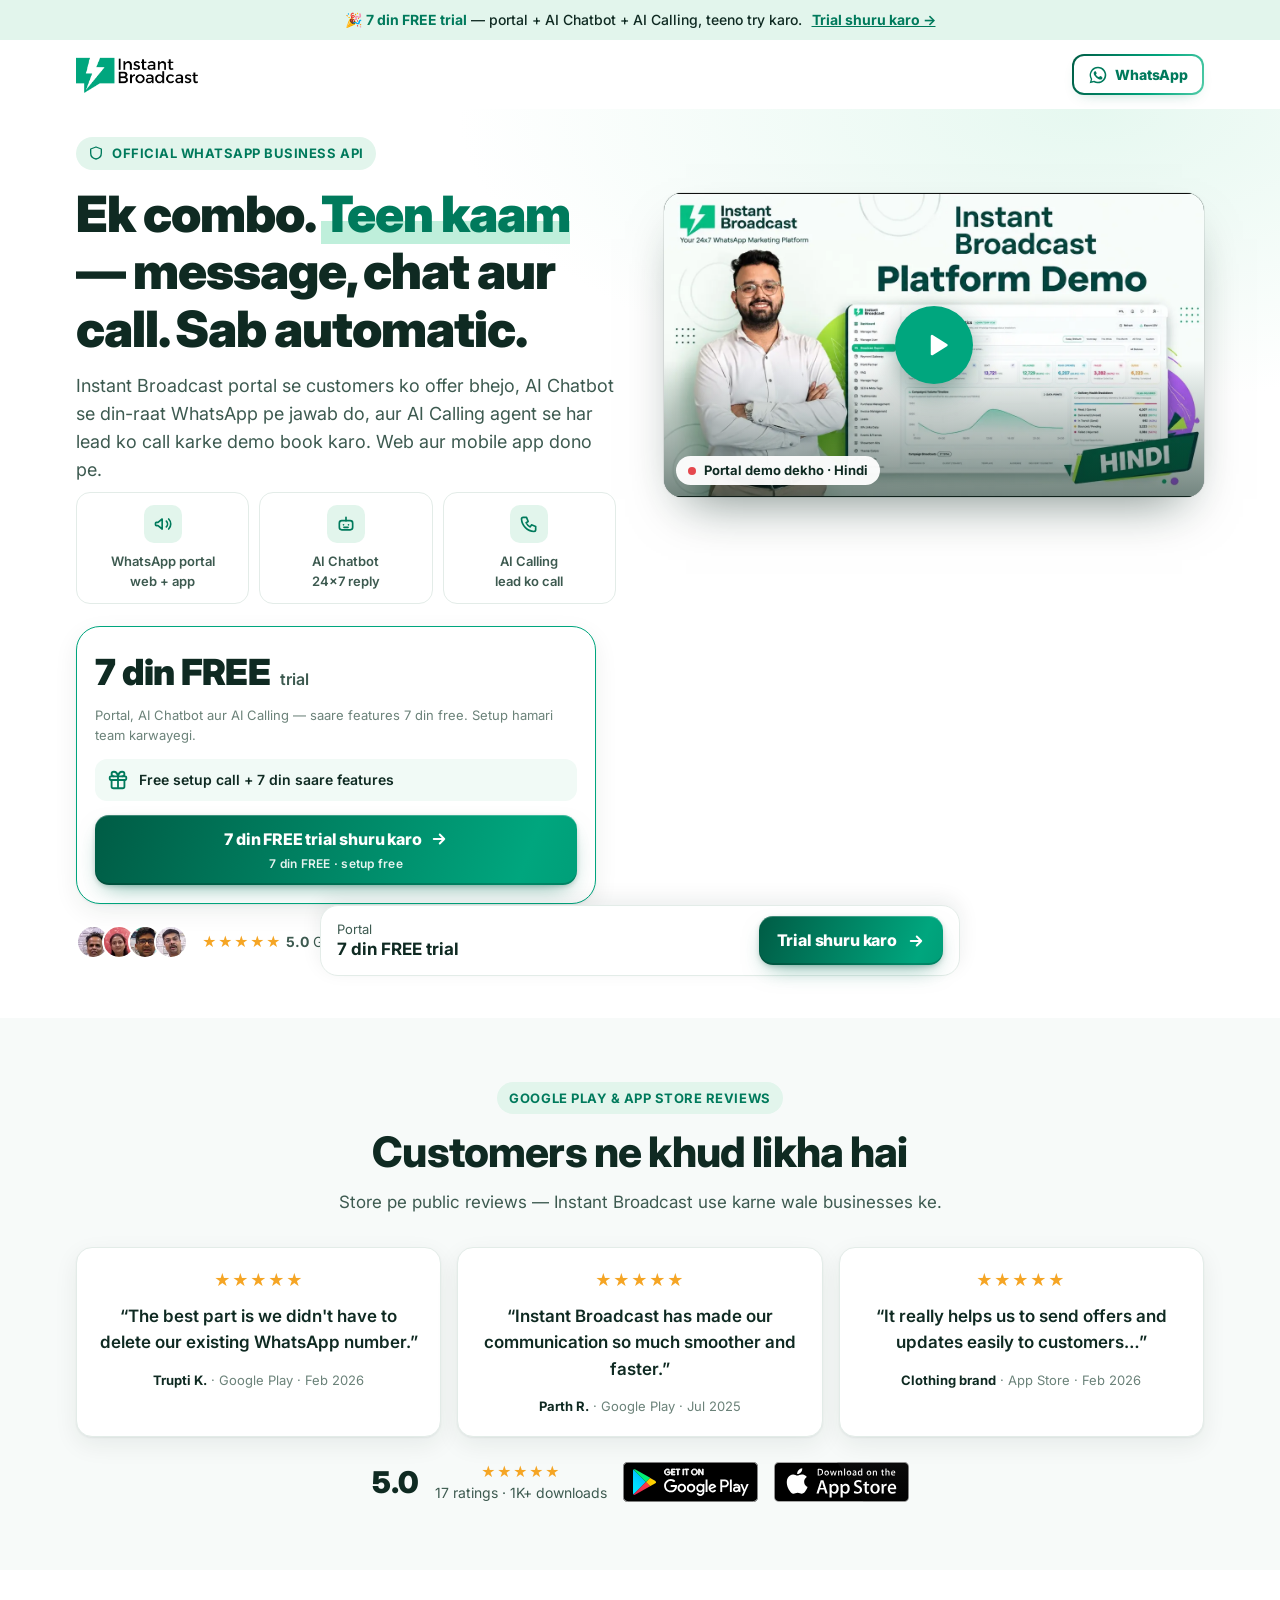
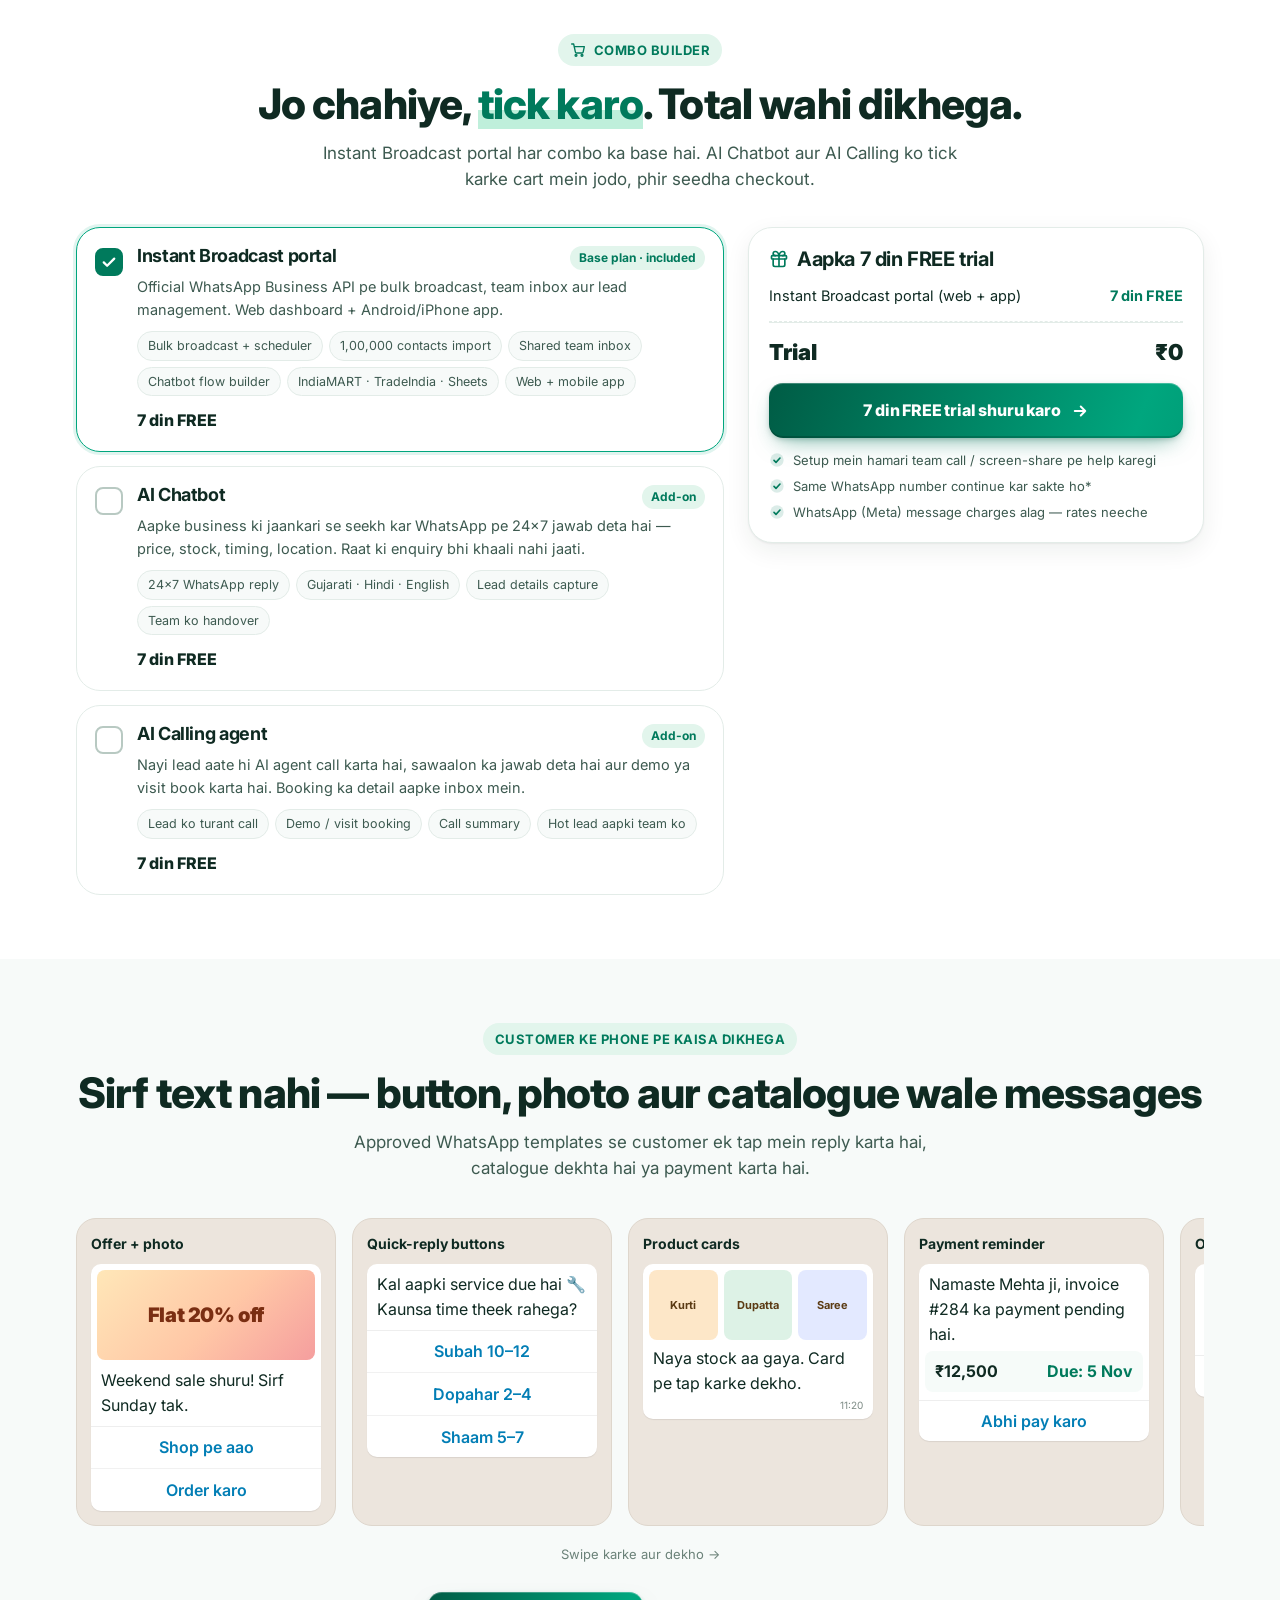
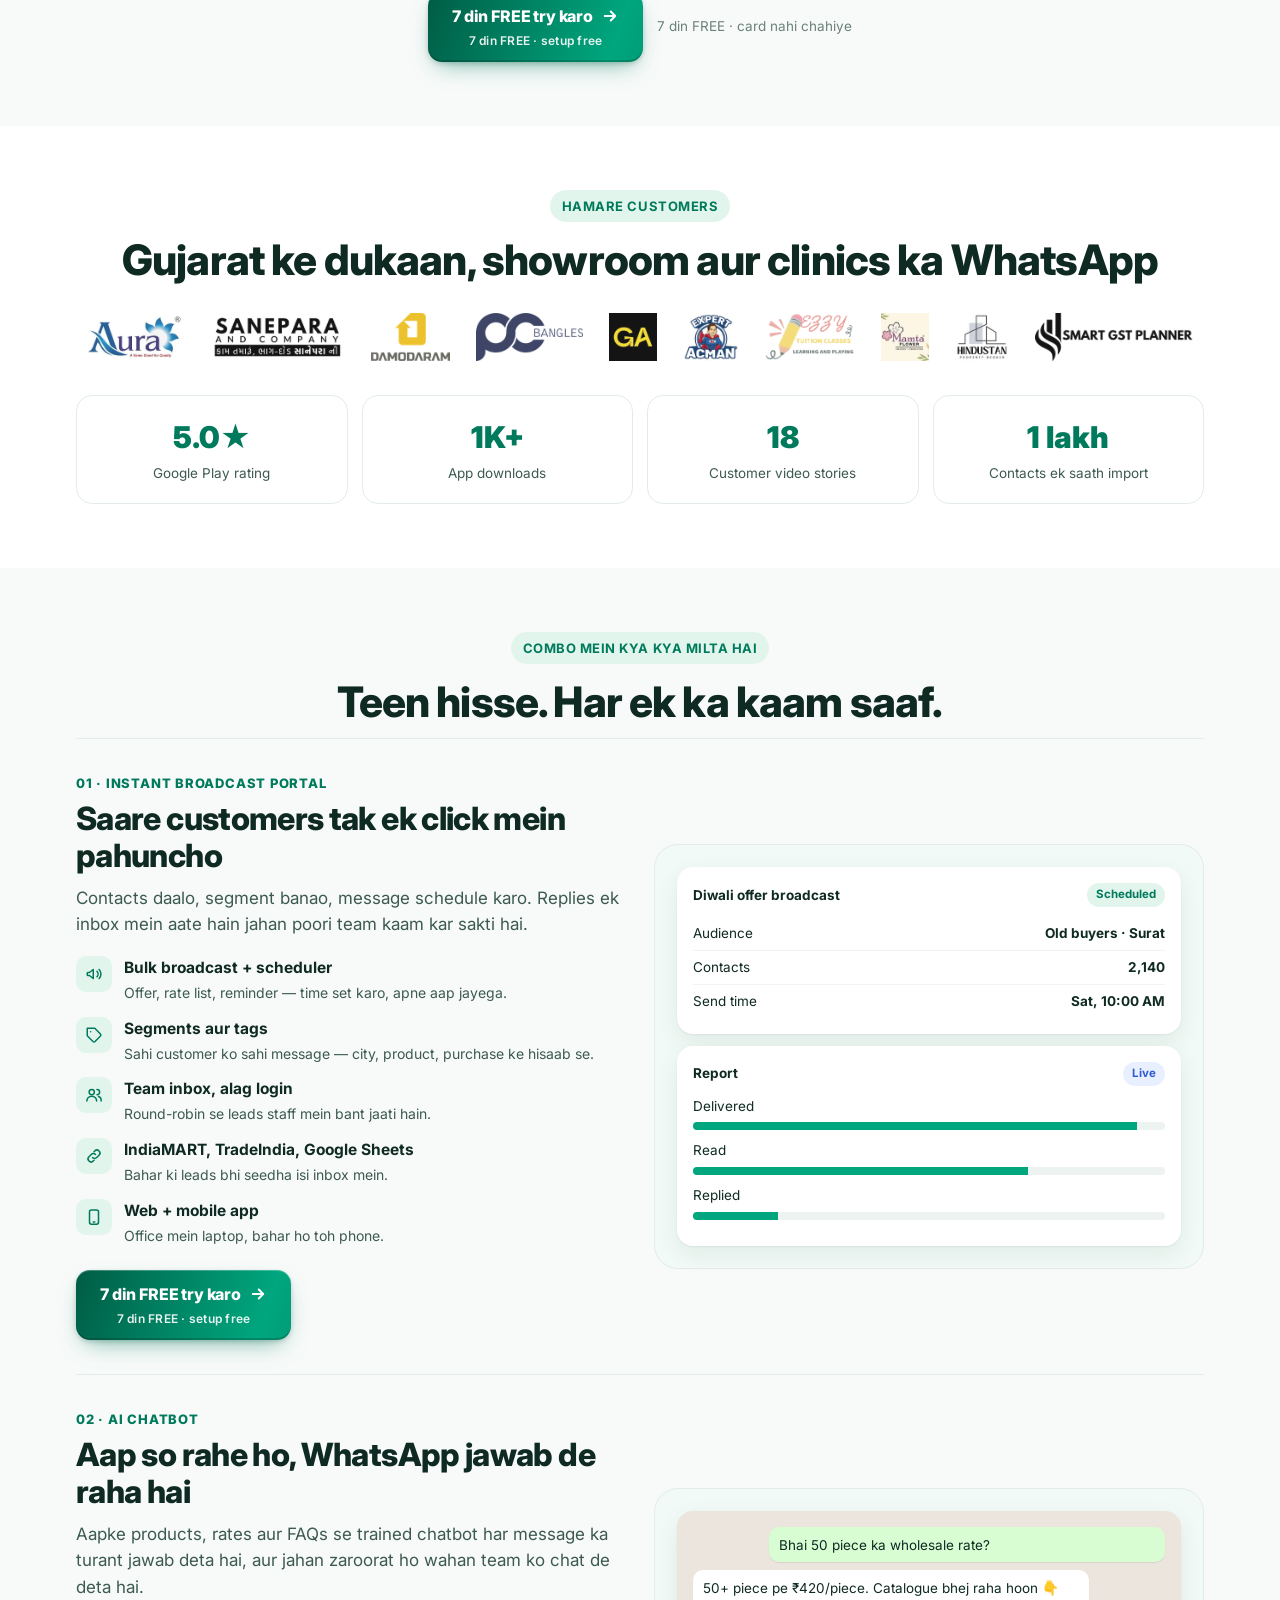
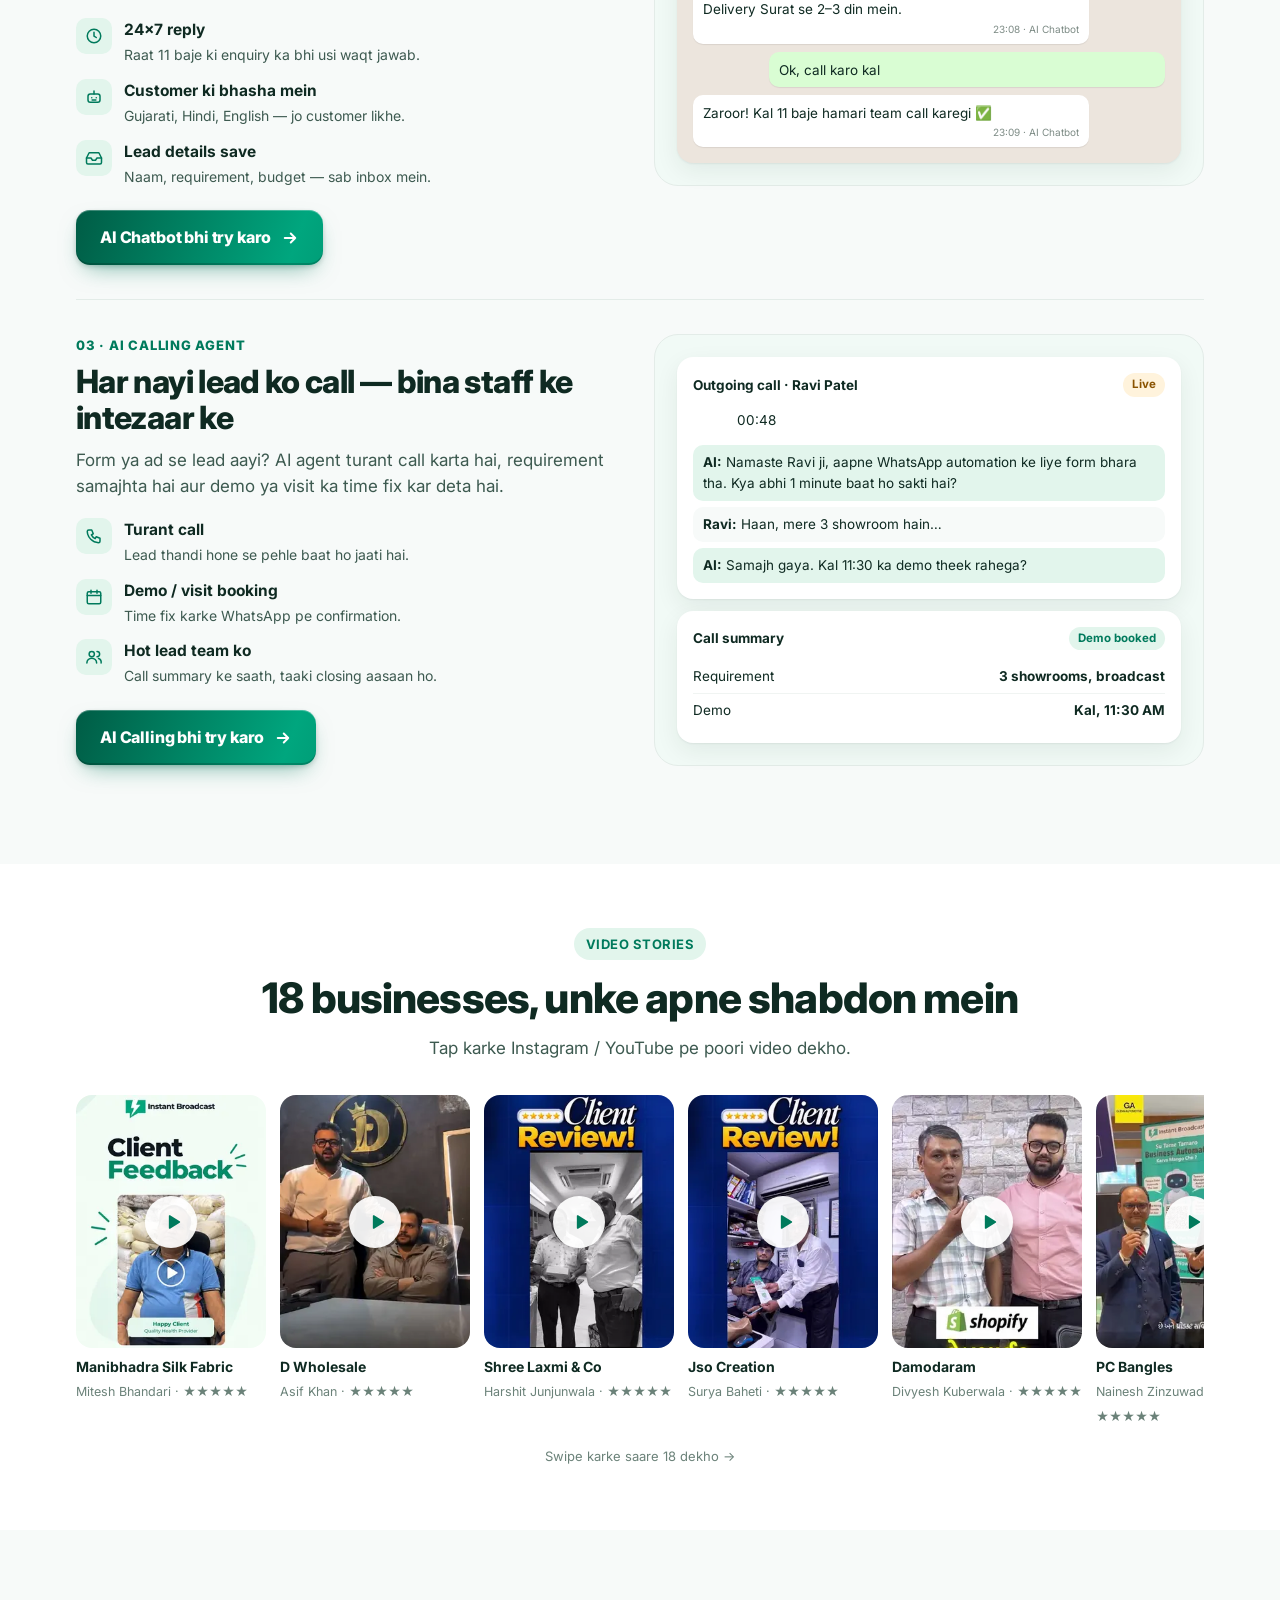
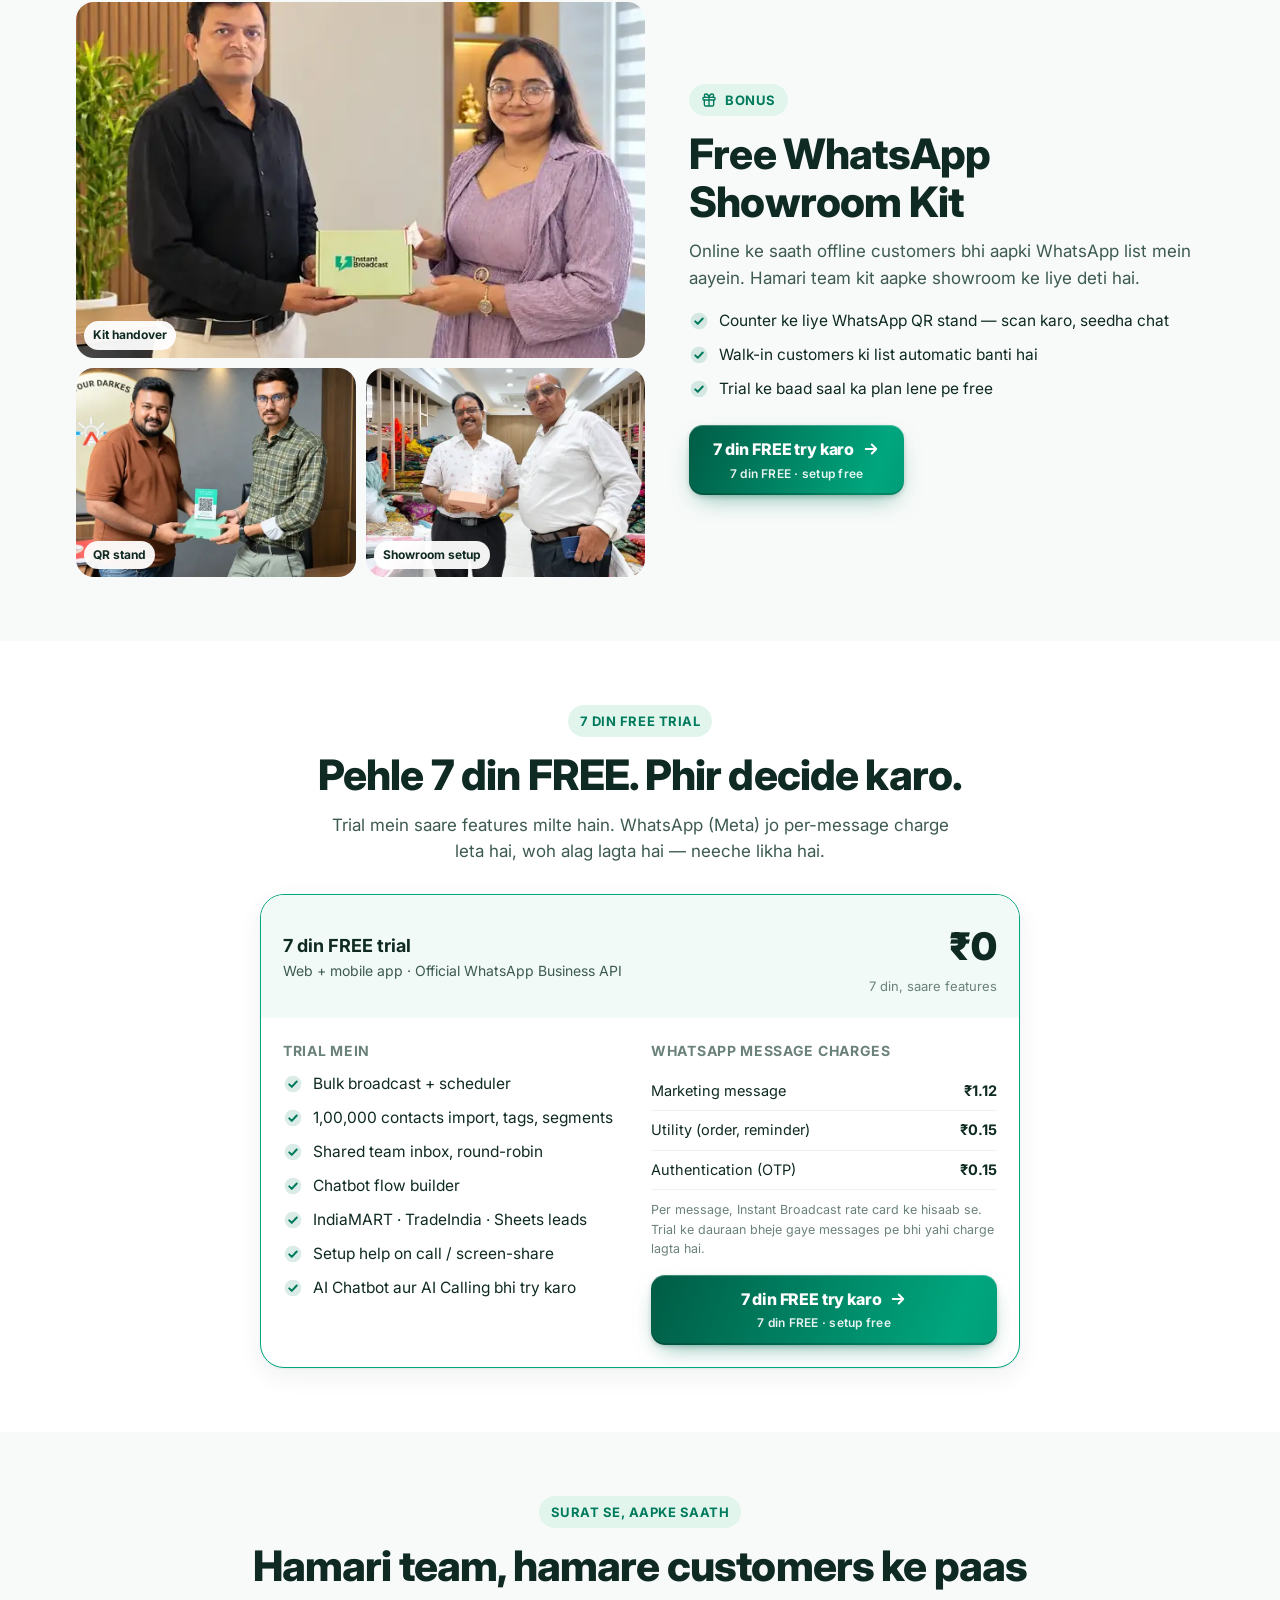
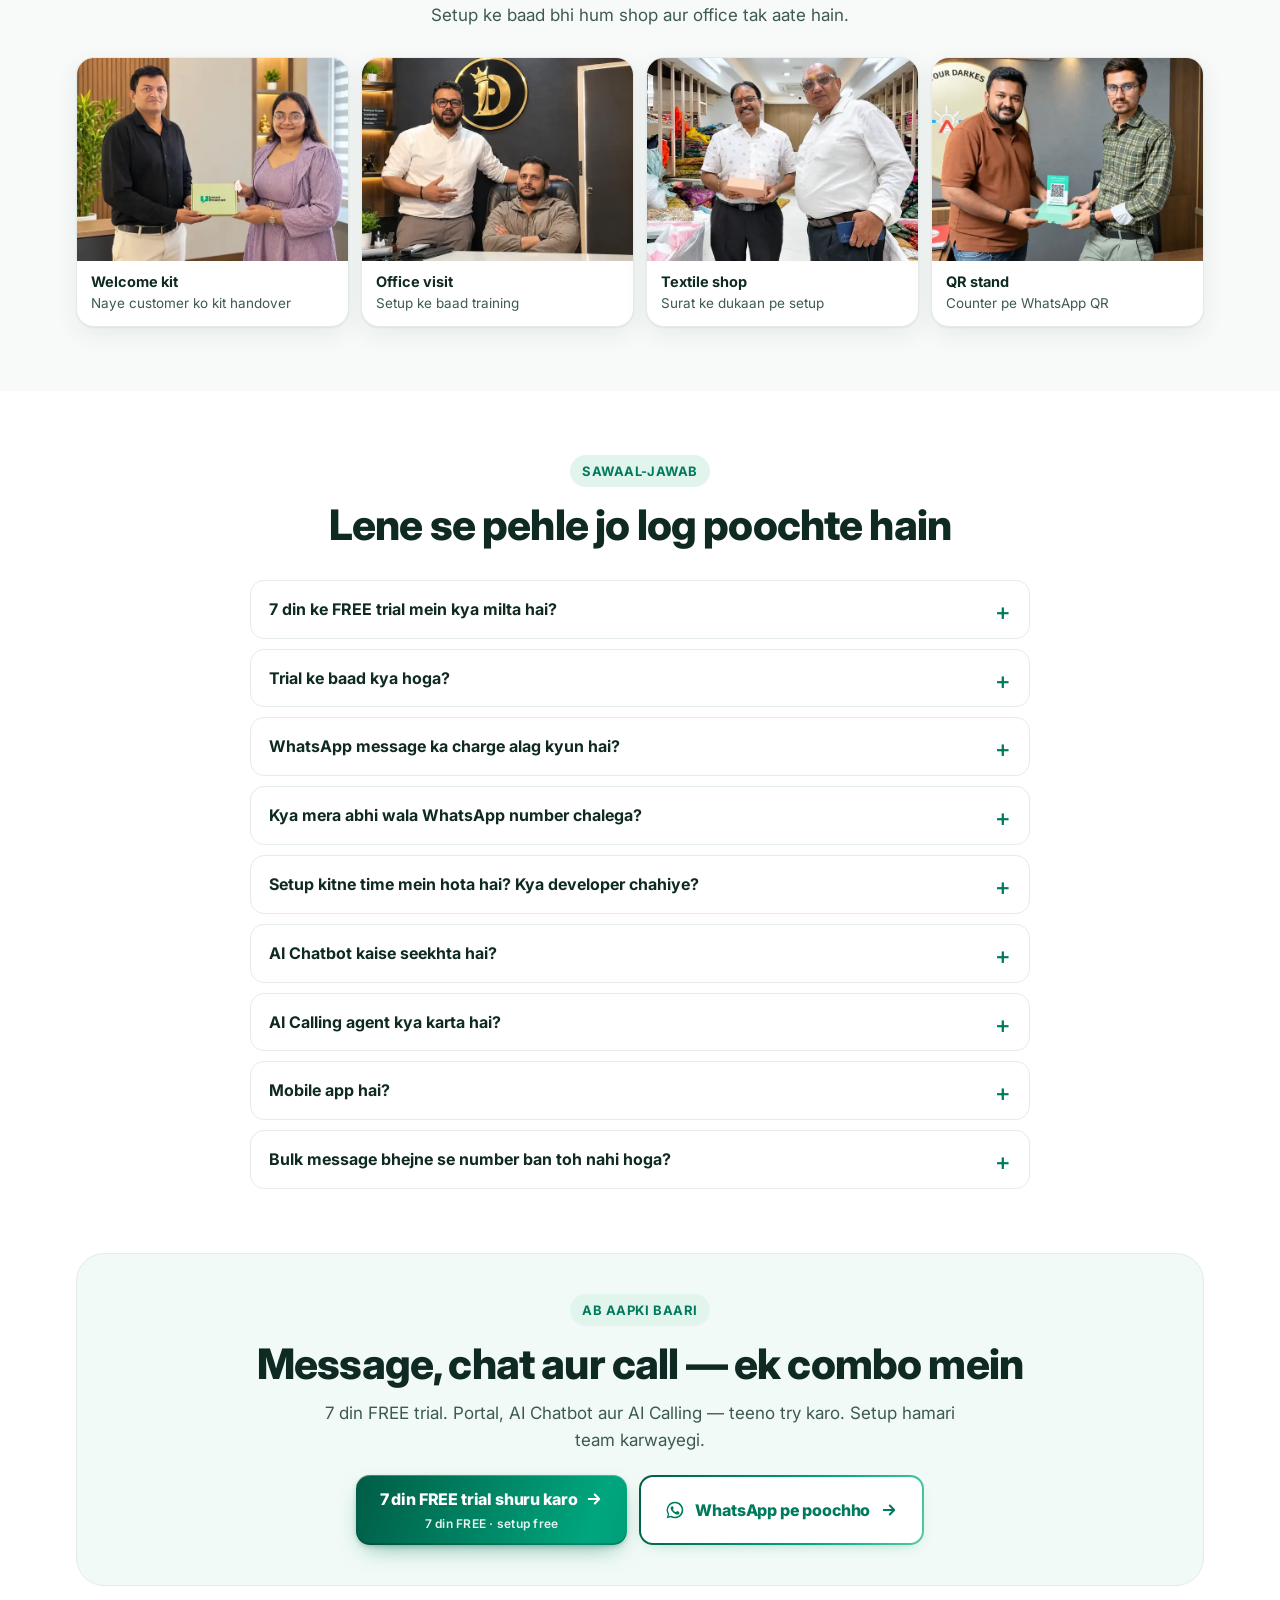
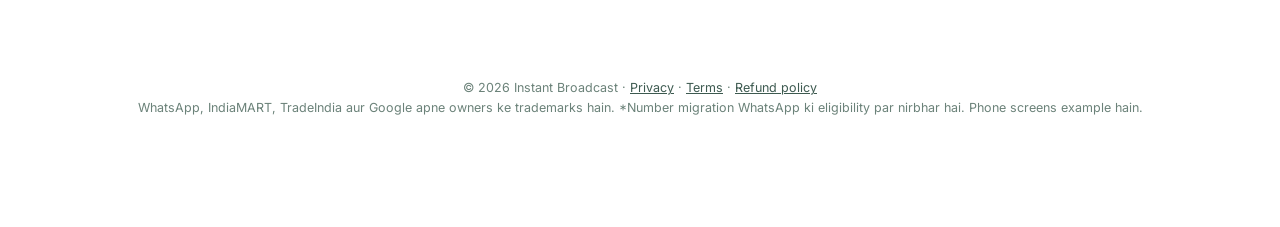
<file: index.html>
<!doctype html>
<html lang="hi-Latn">
<head>
<meta charset="utf-8">
<meta name="viewport" content="width=device-width, initial-scale=1, viewport-fit=cover">
<title>Instant Broadcast — 7 din FREE trial: WhatsApp portal, AI Chatbot &amp; AI Calling</title>
<meta name="description" content="Official WhatsApp Business API portal (web + app), AI Chatbot aur AI Calling — 7 din FREE trial. Setup mein hamari team help karti hai.">
<meta name="theme-color" content="#007A5C">
<link rel="icon" type="image/png" sizes="32x32" href="/assets/favicon-32.png">
<link rel="apple-touch-icon" href="/assets/apple-touch-icon.png">
<link rel="preconnect" href="https://fonts.googleapis.com">
<link rel="preconnect" href="https://fonts.gstatic.com" crossorigin>
<link href="https://fonts.googleapis.com/css2?family=Inter:wght@400;500;600;700;800;900&amp;display=swap" rel="stylesheet">
<link rel="preload" as="image" href="/assets/demo-video-640.webp" media="(max-width: 700px)">
<link rel="preload" as="image" href="/assets/demo-video.webp" media="(min-width: 701px)">
<link rel="stylesheet" href="/styles.css?v=6">
<meta property="og:title" content="Instant Broadcast — 7 din FREE trial: WhatsApp portal + AI Chatbot + AI Calling">
<meta property="og:description" content="WhatsApp portal + AI Chatbot + AI Calling. 7 din FREE trial.">
<meta property="og:image" content="https://combo.instantbroadcast.in/assets/team-kit.webp">
<!-- Meta Pixel -->
<script>
!function(f,b,e,v,n,t,s){if(f.fbq)return;n=f.fbq=function(){n.callMethod?n.callMethod.apply(n,arguments):n.queue.push(arguments)};if(!f._fbq)f._fbq=n;n.push=n;n.loaded=!0;n.version='2.0';n.queue=[];t=b.createElement(e);t.async=!0;t.src=v;s=b.getElementsByTagName(e)[0];s.parentNode.insertBefore(t,s)}(window,document,'script','https://connect.facebook.net/en_US/fbevents.js');
fbq('init', '1191549192775541');
fbq('track', 'PageView');
</script>
<noscript><img height="1" width="1" style="display:none" alt="" src="https://www.facebook.com/tr?id=1191549192775541&amp;ev=PageView&amp;noscript=1"></noscript>
<script src="/track.js?v=3" defer></script>
<script src="/app.js?v=5" defer></script>
<script src="/hero-video.js?v=1" defer></script>
</head>
<body>

<!-- icon sprite -->
<svg width="0" height="0" style="position:absolute" aria-hidden="true">
  <defs>
    <symbol id="i-check" viewBox="0 0 24 24"><path fill="none" stroke="currentColor" stroke-width="3" stroke-linecap="round" stroke-linejoin="round" d="M5 12.5l4.5 4.5L19 7.5"/></symbol>
    <symbol id="i-ok" viewBox="0 0 24 24"><circle cx="12" cy="12" r="10" fill="currentColor" opacity=".14"/><path fill="none" stroke="currentColor" stroke-width="2.4" stroke-linecap="round" stroke-linejoin="round" d="M7.5 12.5l3 3 6-6.5"/></symbol>
    <symbol id="i-wa" viewBox="0 0 24 24"><path fill="currentColor" d="M12 2a10 10 0 0 0-8.6 15.1L2 22l5-1.3A10 10 0 1 0 12 2zm0 18.2c-1.6 0-3.1-.4-4.4-1.2l-.3-.2-3 .8.8-2.9-.2-.3A8.2 8.2 0 1 1 12 20.2zm4.5-6.1c-.2-.1-1.5-.7-1.7-.8-.2-.1-.4-.1-.6.1l-.8 1c-.1.2-.3.2-.5.1a6.7 6.7 0 0 1-3.3-2.9c-.3-.4.3-.4.7-1.4.1-.2 0-.3 0-.5l-.8-1.8c-.2-.5-.4-.4-.6-.4h-.5a1 1 0 0 0-.7.3 2.9 2.9 0 0 0-.9 2.2 5.1 5.1 0 0 0 1 2.7 11.6 11.6 0 0 0 4.5 4c1.7.7 2.3.8 3.2.6.5-.1 1.5-.6 1.7-1.2.2-.6.2-1.1.1-1.2l-.6-.3z"/></symbol>
    <symbol id="i-broadcast" viewBox="0 0 24 24"><path fill="none" stroke="currentColor" stroke-width="2" stroke-linecap="round" stroke-linejoin="round" d="M3 11v2a1 1 0 0 0 1 1h2l5 4V6L6 10H4a1 1 0 0 0-1 1zm13-2.5a5 5 0 0 1 0 7M18.8 6a8.5 8.5 0 0 1 0 12"/></symbol>
    <symbol id="i-bot" viewBox="0 0 24 24"><g fill="none" stroke="currentColor" stroke-width="2" stroke-linecap="round" stroke-linejoin="round"><rect x="4" y="8" width="16" height="11" rx="3"/><path d="M12 4v4M9 13h.01M15 13h.01M9.5 16h5"/></g></symbol>
    <symbol id="i-call" viewBox="0 0 24 24"><path fill="none" stroke="currentColor" stroke-width="2" stroke-linecap="round" stroke-linejoin="round" d="M5 4h4l2 5-2.5 1.5a11 11 0 0 0 5 5L15 13l5 2v4a2 2 0 0 1-2 2A16 16 0 0 1 3 6a2 2 0 0 1 2-2z"/></symbol>
    <symbol id="i-gift" viewBox="0 0 24 24"><g fill="none" stroke="currentColor" stroke-width="2" stroke-linecap="round" stroke-linejoin="round"><rect x="3" y="8" width="18" height="4" rx="1"/><path d="M12 8v13M19 12v7a2 2 0 0 1-2 2H7a2 2 0 0 1-2-2v-7M7.5 8a2.5 2.5 0 0 1 0-5C11 3 12 8 12 8s1-5 4.5-5a2.5 2.5 0 0 1 0 5"/></g></symbol>
    <symbol id="i-inbox" viewBox="0 0 24 24"><g fill="none" stroke="currentColor" stroke-width="2" stroke-linecap="round" stroke-linejoin="round"><path d="M22 12h-6l-2 3h-4l-2-3H2"/><path d="M5.5 5h13L22 12v6a2 2 0 0 1-2 2H4a2 2 0 0 1-2-2v-6z"/></g></symbol>
    <symbol id="i-users" viewBox="0 0 24 24"><g fill="none" stroke="currentColor" stroke-width="2" stroke-linecap="round" stroke-linejoin="round"><circle cx="9" cy="8" r="3.5"/><path d="M2.5 20a6.5 6.5 0 0 1 13 0M16 4.5a3.5 3.5 0 0 1 0 7M18 14a5.5 5.5 0 0 1 3.5 6"/></g></symbol>
    <symbol id="i-clock" viewBox="0 0 24 24"><g fill="none" stroke="currentColor" stroke-width="2" stroke-linecap="round"><circle cx="12" cy="12" r="9"/><path d="M12 7v5l3 2"/></g></symbol>
    <symbol id="i-phone" viewBox="0 0 24 24"><g fill="none" stroke="currentColor" stroke-width="2" stroke-linecap="round"><rect x="6" y="2.5" width="12" height="19" rx="2.5"/><path d="M11 18.5h2"/></g></symbol>
    <symbol id="i-link" viewBox="0 0 24 24"><path fill="none" stroke="currentColor" stroke-width="2" stroke-linecap="round" stroke-linejoin="round" d="M10 14a4 4 0 0 0 5.7 0l3-3a4 4 0 0 0-5.7-5.7l-1 1M14 10a4 4 0 0 0-5.7 0l-3 3a4 4 0 0 0 5.7 5.7l1-1"/></symbol>
    <symbol id="i-tag" viewBox="0 0 24 24"><g fill="none" stroke="currentColor" stroke-width="2" stroke-linecap="round" stroke-linejoin="round"><path d="M20.6 13.4l-7.2 7.2a2 2 0 0 1-2.8 0L3 13V3h10l7.6 7.6a2 2 0 0 1 0 2.8z"/><path d="M7.5 7.5h.01"/></g></symbol>
    <symbol id="i-cal" viewBox="0 0 24 24"><g fill="none" stroke="currentColor" stroke-width="2" stroke-linecap="round"><rect x="3" y="5" width="18" height="16" rx="2"/><path d="M3 10h18M8 3v4M16 3v4"/></g></symbol>
    <symbol id="i-cart" viewBox="0 0 24 24"><g fill="none" stroke="currentColor" stroke-width="2" stroke-linecap="round" stroke-linejoin="round"><circle cx="9" cy="20" r="1.4"/><circle cx="18" cy="20" r="1.4"/><path d="M2.5 3h3l2.6 12.2a1.5 1.5 0 0 0 1.5 1.3h8.6a1.5 1.5 0 0 0 1.5-1.2L21.5 7H6.2"/></g></symbol>
    <symbol id="i-arrow" viewBox="0 0 24 24"><path fill="none" stroke="currentColor" stroke-width="2.6" stroke-linecap="round" stroke-linejoin="round" d="M5 12h14M13 6l6 6-6 6"/></symbol>
    <symbol id="i-play" viewBox="0 0 24 24"><path fill="currentColor" d="M7 4.8v14.4a1 1 0 0 0 1.5.9l11.5-7.2a1 1 0 0 0 0-1.8L8.5 3.9A1 1 0 0 0 7 4.8z"/></symbol>
    <symbol id="i-shield" viewBox="0 0 24 24"><path fill="none" stroke="currentColor" stroke-width="2" stroke-linejoin="round" d="M12 3l8 3v6c0 4.5-3.3 8.2-8 9-4.7-.8-8-4.5-8-9V6z"/></symbol>
  </defs>
</svg>

<div class="strip">🎉 <b>7 din FREE trial</b> — portal + AI Chatbot + AI Calling, teeno try karo. <a href="#combo" data-cta="strip">Trial shuru karo →</a></div>

<header class="wrap top">
  <img class="logo" src="/assets/ib-logo.webp" alt="Instant Broadcast" width="405" height="120">
  <a class="btn btn-ghost btn-sm" href="https://wa.me/919228173004?text=Hi%2C%20mujhe%20Instant%20Broadcast%20combo%20ke%20baare%20mein%20jaanna%20hai%20%5Bcombo-lp%5D" target="_blank" rel="noopener"><svg><use href="#i-wa"/></svg>WhatsApp</a>
</header>

<!-- HERO -->
<section class="hero">
  <div class="wrap hero-grid">
    <div class="hero-copy">
      <span class="eyebrow"><svg width="16" height="16"><use href="#i-shield"/></svg>Official WhatsApp Business API</span>
      <h1>Ek combo. <span class="hl">Teen kaam</span> — message, chat aur call. Sab automatic.</h1>
      <p class="sub">Instant Broadcast portal se customers ko offer bhejo, AI Chatbot se din-raat WhatsApp pe jawab do, aur AI Calling agent se har lead ko call karke demo book karo. Web aur mobile app dono pe.</p>
    </div>

    <div class="hero-media">
      <div class="ibv" data-yt="XL-ovqkwRTA">
        <button type="button" class="ibv-btn" aria-label="Play video: Instant Broadcast portal demo (Hindi)">
          <img src="/assets/demo-video.webp" srcset="/assets/demo-video-640.webp 640w, /assets/demo-video.webp 1280w" sizes="(max-width: 700px) 100vw, 560px" alt="Instant Broadcast platform demo video thumbnail" width="1280" height="720" fetchpriority="high" decoding="async">
          <span class="ibv-play" aria-hidden="true"><svg viewBox="0 0 24 24"><path fill="currentColor" d="M7 4.8v14.4a1 1 0 0 0 1.5.9l11.5-7.2a1 1 0 0 0 0-1.8L8.5 3.9A1 1 0 0 0 7 4.8z"/></svg></span>
          <span class="ibv-cap"><i></i>Portal demo dekho · Hindi</span>
        </button>
      </div>
    </div>

    <div class="hero-rest">
      <div class="trio">
        <div><span class="ic"><svg><use href="#i-broadcast"/></svg></span>WhatsApp portal<br>web + app</div>
        <div><span class="ic"><svg><use href="#i-bot"/></svg></span>AI Chatbot<br>24x7 reply</div>
        <div><span class="ic"><svg><use href="#i-call"/></svg></span>AI Calling<br>lead ko call</div>
      </div>

      <div class="pricebox">
        <div class="row"><span class="amt">7 din FREE</span><span class="per">trial</span></div>
        <div class="note">Portal, AI Chatbot aur AI Calling — saare features 7 din free. Setup hamari team karwayegi.</div>
        <div class="gift"><svg><use href="#i-gift"/></svg>Free setup call + 7 din saare features</div>
        <a class="btn btn-main btn-2l btn-block" href="#combo" data-cta="hero"><span class="row1">7 din FREE trial shuru karo <svg class="arr"><use href="#i-arrow"/></svg></span><span class="row2">7 din FREE · setup free</span></a>
      </div>

      <div class="trust">
        <span class="faces"><img src="/assets/customer-1.webp" alt="" width="34" height="34"><img src="/assets/customer-2.webp" alt="" width="34" height="34"><img src="/assets/customer-3.webp" alt="" width="34" height="34"><img src="/assets/customer-4.webp" alt="" width="34" height="34"></span>
        <span><span class="stars">★★★★★</span> <b>5.0</b> Google Play (17 ratings)</span>
        <img class="mbp" src="/assets/meta-business-partner.webp" alt="Meta Business Partner" width="280" height="112">
      </div>
    </div>
  </div>
</section>

<!-- STORE REVIEWS -->
<section class="sec soft">
  <div class="wrap center">
    <span class="eyebrow">Google Play &amp; App Store reviews</span>
    <h2>Customers ne khud likha hai</h2>
    <p class="lead">Store pe public reviews — Instant Broadcast use karne wale businesses ke.</p>
    <div class="rev-grid">
      <div class="rev"><span class="stars">★★★★★</span><p>“The best part is we didn't have to delete our existing WhatsApp number.”</p><div class="who"><b>Trupti K.</b> · Google Play · Feb 2026</div></div>
      <div class="rev"><span class="stars">★★★★★</span><p>“Instant Broadcast has made our communication so much smoother and faster.”</p><div class="who"><b>Parth R.</b> · Google Play · Jul 2025</div></div>
      <div class="rev"><span class="stars">★★★★★</span><p>“It really helps us to send offers and updates easily to customers…”</p><div class="who"><b>Clothing brand</b> · App Store · Feb 2026</div></div>
    </div>
    <div class="rating">
      <span class="big">5.0</span><span><span class="stars">★★★★★</span><br>17 ratings · 1K+ downloads</span>
      <a href="https://play.google.com/store/apps/details?id=com.reliablesolution.instantBroadcast" target="_blank" rel="noopener"><img src="/assets/google-play-badge.svg" alt="Get it on Google Play" width="135" height="40"></a>
      <a href="https://apps.apple.com/app/id6746545883" target="_blank" rel="noopener"><img src="/assets/app-store-badge.svg" alt="Download on the App Store" width="120" height="40"></a>
    </div>
  </div>
</section>

<!-- COMBO BUILDER -->
<section class="sec" id="combo">
  <div class="wrap">
    <div class="center">
      <span class="eyebrow"><svg width="16" height="16"><use href="#i-cart"/></svg>Combo builder</span>
      <h2>Jo chahiye, <span class="hl">tick karo</span>. Total wahi dikhega.</h2>
      <p class="lead">Instant Broadcast portal har combo ka base hai. AI Chatbot aur AI Calling ko tick karke cart mein jodo, phir seedha checkout.</p>
    </div>

    <div class="combo-grid">
      <div class="items" id="items">
        <!-- items are wired by app.js from the CONFIG prices -->
        <label class="item on locked" data-id="portal">
          <input type="checkbox" checked disabled>
          <span class="tick"><svg><use href="#i-check"/></svg></span>
          <div>
            <div class="top-row"><h3>Instant Broadcast portal</h3><span class="tag">Base plan · included</span></div>
            <p>Official WhatsApp Business API pe bulk broadcast, team inbox aur lead management. Web dashboard + Android/iPhone app.</p>
            <ul><li>Bulk broadcast + scheduler</li><li>1,00,000 contacts import</li><li>Shared team inbox</li><li>Chatbot flow builder</li><li>IndiaMART · TradeIndia · Sheets</li><li>Web + mobile app</li></ul>
            <div class="price" style="margin-top:12px">7 din FREE</div>
          </div>
        </label>

        <label class="item" data-id="ai_chatbot">
          <input type="checkbox" name="addon" value="ai_chatbot">
          <span class="tick"><svg><use href="#i-check"/></svg></span>
          <div>
            <div class="top-row"><h3>AI Chatbot</h3><span class="tag">Add-on</span></div>
            <p>Aapke business ki jaankari se seekh kar WhatsApp pe 24x7 jawab deta hai — price, stock, timing, location. Raat ki enquiry bhi khaali nahi jaati.</p>
            <ul><li>24x7 WhatsApp reply</li><li>Gujarati · Hindi · English</li><li>Lead details capture</li><li>Team ko handover</li></ul>
            <div class="price" style="margin-top:12px">7 din FREE</div>
          </div>
        </label>

        <label class="item" data-id="ai_calling">
          <input type="checkbox" name="addon" value="ai_calling">
          <span class="tick"><svg><use href="#i-check"/></svg></span>
          <div>
            <div class="top-row"><h3>AI Calling agent</h3><span class="tag">Add-on</span></div>
            <p>Nayi lead aate hi AI agent call karta hai, sawaalon ka jawab deta hai aur demo ya visit book karta hai. Booking ka detail aapke inbox mein.</p>
            <ul><li>Lead ko turant call</li><li>Demo / visit booking</li><li>Call summary</li><li>Hot lead aapki team ko</li></ul>
            <div class="price" style="margin-top:12px">7 din FREE</div>
          </div>
        </label>

      </div>

      <aside class="cart" aria-live="polite">
        <h3><svg><use href="#i-gift"/></svg>Aapka 7 din FREE trial</h3>
        <ul class="lines" id="cart-lines"></ul>
        <div class="total"><span>Trial</span><span>₹0</span></div>
        <button class="btn btn-main btn-block" type="button" data-checkout="cart">7 din FREE trial shuru karo <svg class="arr"><use href="#i-arrow"/></svg></button>
        <div class="assure">
          <div><svg><use href="#i-ok"/></svg>Setup mein hamari team call / screen-share pe help karegi</div>
          <div><svg><use href="#i-ok"/></svg>Same WhatsApp number continue kar sakte ho*</div>
          <div><svg><use href="#i-ok"/></svg>WhatsApp (Meta) message charges alag — rates neeche</div>
        </div>
      </aside>
    </div>
  </div>
</section>

<!-- TEMPLATES -->
<section class="sec soft">
  <div class="wrap">
    <div class="center">
      <span class="eyebrow">Customer ke phone pe kaisa dikhega</span>
      <h2>Sirf text nahi — button, photo aur catalogue wale messages</h2>
      <p class="lead">Approved WhatsApp templates se customer ek tap mein reply karta hai, catalogue dekhta hai ya payment karta hai.</p>
    </div>
    <div class="tpl-row" aria-label="Message examples">
      <div class="tpl"><h4>Offer + photo</h4><div class="msg"><div class="card-img" style="height:90px;font-size:20px">Flat 20% off</div>Weekend sale shuru! Sirf Sunday tak.<div class="qr"><span>Shop pe aao</span><span>Order karo</span></div></div></div>
      <div class="tpl"><h4>Quick-reply buttons</h4><div class="msg">Kal aapki service due hai 🔧 Kaunsa time theek rahega?<div class="qr"><span>Subah 10–12</span><span>Dopahar 2–4</span><span>Shaam 5–7</span></div></div></div>
      <div class="tpl"><h4>Product cards</h4><div class="msg"><div class="mini-cards"><div style="background:#FDE7C8">Kurti</div><div style="background:#DDF2E6">Dupatta</div><div style="background:#E3E9FF">Saree</div></div>Naya stock aa gaya. Card pe tap karke dekho.<time>11:20</time></div></div>
      <div class="tpl"><h4>Payment reminder</h4><div class="msg">Namaste Mehta ji, invoice #284 ka payment pending hai.<div class="pay"><span>₹12,500</span><span style="color:var(--green-d)">Due: 5 Nov</span></div><div class="qr"><span>Abhi pay karo</span></div></div></div>
      <div class="tpl"><h4>Order update</h4><div class="msg">Aapka order #1182 dispatch ho gaya 🚚 Kal tak pahunch jayega.<div class="qr"><span>Track order</span></div></div></div>
    </div>
    <p class="swipe">Swipe karke aur dekho →</p>
    <div class="cta-line"><a class="btn btn-main btn-2l" href="#combo" data-cta="templates"><span class="row1">7 din FREE try karo <svg class="arr"><use href="#i-arrow"/></svg></span><span class="row2">7 din FREE · setup free</span></a><small>7 din FREE · card nahi chahiye</small></div>
  </div>
</section>

<!-- LOGOS + STATS -->
<section class="sec">
  <div class="wrap center">
    <span class="eyebrow">Hamare customers</span>
    <h2>Gujarat ke dukaan, showroom aur clinics ka WhatsApp</h2>
    <div class="logos">
      <img src="/assets/logo-aura.webp" alt="Aura" width="231" height="112" loading="lazy">
      <img src="/assets/logo-sanepara.webp" alt="Sanepara and Company" loading="lazy">
      <img src="/assets/logo-damodaram.webp" alt="Damodaram" width="184" height="112" loading="lazy">
      <img src="/assets/logo-pc-bangles.webp" alt="PC Bangles" loading="lazy">
      <img src="/assets/logo-glenn-automotive.webp" alt="Glenn Automotive" width="112" height="112" loading="lazy">
      <img src="/assets/logo-expert-acman.webp" alt="Expert ACMAN" width="130" height="112" loading="lazy">
      <img src="/assets/logo-ezzy-tuition.webp" alt="Ezzy Tuition Classes" width="211" height="112" loading="lazy">
      <img src="/assets/logo-mamta-flower.webp" alt="Mamta Flower" width="112" height="112" loading="lazy">
      <img src="/assets/logo-hindustan-property.webp" alt="Hindustan Property Broker" width="125" height="112" loading="lazy">
      <img src="/assets/logo-smart-gst-planner.webp" alt="Smart GST Planner" loading="lazy">
    </div>
    <div class="stats">
      <div class="stat"><b>5.0★</b><span>Google Play rating</span></div>
      <div class="stat"><b>1K+</b><span>App downloads</span></div>
      <div class="stat"><b>18</b><span>Customer video stories</span></div>
      <div class="stat"><b>1 lakh</b><span>Contacts ek saath import</span></div>
    </div>
  </div>
</section>

<!-- WHAT EACH PART DOES -->
<section class="sec soft">
  <div class="wrap">
    <div class="center">
      <span class="eyebrow">Combo mein kya kya milta hai</span>
      <h2>Teen hisse. Har ek ka kaam saaf.</h2>
    </div>

    <div class="stage-block">
      <div>
        <div class="num">01 · INSTANT BROADCAST PORTAL</div>
        <h3>Saare customers tak ek click mein pahuncho</h3>
        <p class="lead">Contacts daalo, segment banao, message schedule karo. Replies ek inbox mein aate hain jahan poori team kaam kar sakti hai.</p>
        <div class="feats">
          <div class="feat"><span class="ic"><svg><use href="#i-broadcast"/></svg></span><div><b>Bulk broadcast + scheduler</b><span>Offer, rate list, reminder — time set karo, apne aap jayega.</span></div></div>
          <div class="feat"><span class="ic"><svg><use href="#i-tag"/></svg></span><div><b>Segments aur tags</b><span>Sahi customer ko sahi message — city, product, purchase ke hisaab se.</span></div></div>
          <div class="feat"><span class="ic"><svg><use href="#i-users"/></svg></span><div><b>Team inbox, alag login</b><span>Round-robin se leads staff mein bant jaati hain.</span></div></div>
          <div class="feat"><span class="ic"><svg><use href="#i-link"/></svg></span><div><b>IndiaMART, TradeIndia, Google Sheets</b><span>Bahar ki leads bhi seedha isi inbox mein.</span></div></div>
          <div class="feat"><span class="ic"><svg><use href="#i-phone"/></svg></span><div><b>Web + mobile app</b><span>Office mein laptop, bahar ho toh phone.</span></div></div>
        </div>
        <a class="btn btn-main btn-2l" href="#combo" data-cta="stage1"><span class="row1">7 din FREE try karo <svg class="arr"><use href="#i-arrow"/></svg></span><span class="row2">7 din FREE · setup free</span></a>
      </div>
      <div class="vis" aria-hidden="true">
        <div class="panel"><div class="hd">Diwali offer broadcast <span class="pill">Scheduled</span></div>
          <div class="kv"><span>Audience</span><b>Old buyers · Surat</b></div>
          <div class="kv"><span>Contacts</span><b>2,140</b></div>
          <div class="kv"><span>Send time</span><b>Sat, 10:00 AM</b></div></div>
        <div class="panel"><div class="hd">Report <span class="pill blue">Live</span></div>
          <div>Delivered</div><div class="bar"><i style="width:94%"></i></div>
          <div>Read</div><div class="bar"><i style="width:71%"></i></div>
          <div>Replied</div><div class="bar"><i style="width:18%"></i></div></div>
      </div>
    </div>

    <div class="stage-block flip">
      <div>
        <div class="num">02 · AI CHATBOT</div>
        <h3>Aap so rahe ho, WhatsApp jawab de raha hai</h3>
        <p class="lead">Aapke products, rates aur FAQs se trained chatbot har message ka turant jawab deta hai, aur jahan zaroorat ho wahan team ko chat de deta hai.</p>
        <div class="feats">
          <div class="feat"><span class="ic"><svg><use href="#i-clock"/></svg></span><div><b>24x7 reply</b><span>Raat 11 baje ki enquiry ka bhi usi waqt jawab.</span></div></div>
          <div class="feat"><span class="ic"><svg><use href="#i-bot"/></svg></span><div><b>Customer ki bhasha mein</b><span>Gujarati, Hindi, English — jo customer likhe.</span></div></div>
          <div class="feat"><span class="ic"><svg><use href="#i-inbox"/></svg></span><div><b>Lead details save</b><span>Naam, requirement, budget — sab inbox mein.</span></div></div>
        </div>
        <a class="btn btn-main" href="#combo" data-add="ai_chatbot" data-cta="stage2">AI Chatbot bhi try karo <svg class="arr"><use href="#i-arrow"/></svg></a>
      </div>
      <div class="vis" aria-hidden="true">
        <div class="panel" style="background:#ECE5DD">
          <div class="msg me" style="margin-left:auto">Bhai 50 piece ka wholesale rate?</div>
          <div class="msg" style="margin-top:8px">50+ piece pe ₹420/piece. Catalogue bhej raha hoon 👇 Delivery Surat se 2–3 din mein.<time>23:08 · AI Chatbot</time></div>
          <div class="msg me" style="margin:8px 0 0 auto">Ok, call karo kal</div>
          <div class="msg" style="margin-top:8px">Zaroor! Kal 11 baje hamari team call karegi ✅<time>23:09 · AI Chatbot</time></div>
        </div>
      </div>
    </div>

    <div class="stage-block">
      <div>
        <div class="num">03 · AI CALLING AGENT</div>
        <h3>Har nayi lead ko call — bina staff ke intezaar ke</h3>
        <p class="lead">Form ya ad se lead aayi? AI agent turant call karta hai, requirement samajhta hai aur demo ya visit ka time fix kar deta hai.</p>
        <div class="feats">
          <div class="feat"><span class="ic"><svg><use href="#i-call"/></svg></span><div><b>Turant call</b><span>Lead thandi hone se pehle baat ho jaati hai.</span></div></div>
          <div class="feat"><span class="ic"><svg><use href="#i-cal"/></svg></span><div><b>Demo / visit booking</b><span>Time fix karke WhatsApp pe confirmation.</span></div></div>
          <div class="feat"><span class="ic"><svg><use href="#i-users"/></svg></span><div><b>Hot lead team ko</b><span>Call summary ke saath, taaki closing aasaan ho.</span></div></div>
        </div>
        <a class="btn btn-main" href="#combo" data-add="ai_calling" data-cta="stage3">AI Calling bhi try karo <svg class="arr"><use href="#i-arrow"/></svg></a>
      </div>
      <div class="vis" aria-hidden="true">
        <div class="panel">
          <div class="hd">Outgoing call · Ravi Patel <span class="pill amber">Live</span></div>
          <div class="call"><span class="wave"><i></i><i></i><i></i><i></i><i></i></span><span>00:48</span></div>
          <div class="transcript">
            <div class="ai"><b>AI:</b> Namaste Ravi ji, aapne WhatsApp automation ke liye form bhara tha. Kya abhi 1 minute baat ho sakti hai?</div>
            <div><b>Ravi:</b> Haan, mere 3 showroom hain…</div>
            <div class="ai"><b>AI:</b> Samajh gaya. Kal 11:30 ka demo theek rahega?</div>
          </div>
        </div>
        <div class="panel"><div class="hd">Call summary <span class="pill">Demo booked</span></div>
          <div class="kv"><span>Requirement</span><b>3 showrooms, broadcast</b></div>
          <div class="kv"><span>Demo</span><b>Kal, 11:30 AM</b></div></div>
      </div>
    </div>
  </div>
</section>

<!-- VIDEO STORIES -->
<section class="sec">
  <div class="wrap">
    <div class="center">
      <span class="eyebrow">Video stories</span>
      <h2>18 businesses, unke apne shabdon mein</h2>
      <p class="lead">Tap karke Instagram / YouTube pe poori video dekho.</p>
    </div>
    <div class="vid-row" id="videos"></div>
    <p class="swipe">Swipe karke saare 18 dekho →</p>
  </div>
</section>

<!-- KIT -->
<section class="sec soft">
  <div class="wrap">
    <div class="kit-grid">
      <div class="kit-photos">
        <figure><img src="/assets/team-kit.webp" alt="Instant Broadcast team handing the kit to a client" width="640" height="480" loading="lazy" decoding="async"><figcaption>Kit handover</figcaption></figure>
        <figure><img src="/assets/team-qr-stand.webp" alt="WhatsApp QR stand on a shop counter" width="640" height="480" loading="lazy" decoding="async"><figcaption>QR stand</figcaption></figure>
        <figure><img src="/assets/team-textile-shop.webp" alt="Instant Broadcast team at a textile shop" width="640" height="480" loading="lazy" decoding="async"><figcaption>Showroom setup</figcaption></figure>
      </div>
      <div class="kit-copy">
        <span class="eyebrow"><svg width="16" height="16"><use href="#i-gift"/></svg>Bonus</span>
        <h2>Free WhatsApp Showroom Kit</h2>
        <p class="lead">Online ke saath offline customers bhi aapki WhatsApp list mein aayein. Hamari team kit aapke showroom ke liye deti hai.</p>
        <ul class="checks">
          <li><svg><use href="#i-ok"/></svg>Counter ke liye WhatsApp QR stand — scan karo, seedha chat</li>
          <li><svg><use href="#i-ok"/></svg>Walk-in customers ki list automatic banti hai</li>
          <li><svg><use href="#i-ok"/></svg>Trial ke baad saal ka plan lene pe free</li>
        </ul>
        <a class="btn btn-main btn-2l" href="#combo" data-cta="kit"><span class="row1">7 din FREE try karo <svg class="arr"><use href="#i-arrow"/></svg></span><span class="row2">7 din FREE · setup free</span></a>
      </div>
    </div>
  </div>
</section>

<!-- PLAN + RATES -->
<section class="sec">
  <div class="wrap">
    <div class="center">
      <span class="eyebrow">7 din FREE trial</span>
      <h2>Pehle 7 din FREE. Phir decide karo.</h2>
      <p class="lead">Trial mein saare features milte hain. WhatsApp (Meta) jo per-message charge leta hai, woh alag lagta hai — neeche likha hai.</p>
    </div>
    <div class="plan">
      <div class="plan-head">
        <div><b style="font-size:18px">7 din FREE trial</b><div style="color:var(--ink-2);font-size:14px">Web + mobile app · Official WhatsApp Business API</div></div>
        <div style="text-align:right"><div class="amt">₹0</div><div style="font-size:13px;color:var(--muted)">7 din, saare features</div></div>
      </div>
      <div class="plan-body">
        <div>
          <h4>Trial mein</h4>
          <ul class="checks" style="margin:0">
            <li><svg><use href="#i-ok"/></svg>Bulk broadcast + scheduler</li>
            <li><svg><use href="#i-ok"/></svg>1,00,000 contacts import, tags, segments</li>
            <li><svg><use href="#i-ok"/></svg>Shared team inbox, round-robin</li>
            <li><svg><use href="#i-ok"/></svg>Chatbot flow builder</li>
            <li><svg><use href="#i-ok"/></svg>IndiaMART · TradeIndia · Sheets leads</li>
            <li><svg><use href="#i-ok"/></svg>Setup help on call / screen-share</li>
            <li><svg><use href="#i-ok"/></svg>AI Chatbot aur AI Calling bhi try karo</li>
          </ul>
        </div>
        <div>
          <h4>WhatsApp message charges</h4>
          <table class="rates">
            <tr><td>Marketing message</td><td>₹1.12</td></tr>
            <tr><td>Utility (order, reminder)</td><td>₹0.15</td></tr>
            <tr><td>Authentication (OTP)</td><td>₹0.15</td></tr>
          </table>
          <p style="font-size:12.5px;color:var(--muted);margin-top:10px">Per message, Instant Broadcast rate card ke hisaab se. Trial ke dauraan bheje gaye messages pe bhi yahi charge lagta hai.</p>
          <a class="btn btn-main btn-2l btn-block" style="margin-top:16px" href="#combo" data-cta="plan"><span class="row1">7 din FREE try karo <svg class="arr"><use href="#i-arrow"/></svg></span><span class="row2">7 din FREE · setup free</span></a>
        </div>
      </div>
    </div>
  </div>
</section>

<!-- TEAM -->
<section class="sec soft">
  <div class="wrap center">
    <span class="eyebrow">Surat se, aapke saath</span>
    <h2>Hamari team, hamare customers ke paas</h2>
    <p class="lead">Setup ke baad bhi hum shop aur office tak aate hain.</p>
    <div class="team">
      <figure><img src="/assets/team-kit.webp" alt="Team with a client" width="640" height="480" loading="lazy" decoding="async"><figcaption><b>Welcome kit</b>Naye customer ko kit handover</figcaption></figure>
      <figure><img src="/assets/team-customer-office.webp" alt="Team at a customer's office" width="640" height="480" loading="lazy" decoding="async"><figcaption><b>Office visit</b>Setup ke baad training</figcaption></figure>
      <figure><img src="/assets/team-textile-shop.webp" alt="Team at a textile shop" width="640" height="480" loading="lazy" decoding="async"><figcaption><b>Textile shop</b>Surat ke dukaan pe setup</figcaption></figure>
      <figure><img src="/assets/team-qr-stand.webp" alt="QR stand at a client shop" width="640" height="480" loading="lazy" decoding="async"><figcaption><b>QR stand</b>Counter pe WhatsApp QR</figcaption></figure>
    </div>
    <p class="team-note">Swipe karke dekho →</p>
  </div>
</section>

<!-- FAQ -->
<section class="sec">
  <div class="wrap">
    <div class="center"><span class="eyebrow">Sawaal-jawab</span><h2>Lene se pehle jo log poochte hain</h2></div>
    <div class="faq">
      <details><summary>7 din ke FREE trial mein kya milta hai?</summary><p>Instant Broadcast portal (web + mobile app) ke saare features — broadcast, team inbox, chatbot flow builder aur lead integrations. AI Chatbot aur AI Calling bhi try kar sakte ho — popup mein tick karo. Setup mein hamari team call / screen-share pe help karti hai.</p></details>
      <details><summary>Trial ke baad kya hoga?</summary><p>7 din mein khud dekh lo ki aapke business mein kaam kar raha hai ya nahi. Aage badhna ho to aapke business ke hisaab se plan hamari team batayegi. Pasand na aaye to kuch nahi karna.</p></details>
      <details><summary>WhatsApp message ka charge alag kyun hai?</summary><p>WhatsApp (Meta) har business message pe charge leta hai. Instant Broadcast ka rate card: marketing ₹1.12, utility aur OTP ₹0.15 per message. Yeh charge WhatsApp (Meta) ka hota hai, trial mein bhi lagta hai.</p></details>
      <details><summary>Kya mera abhi wala WhatsApp number chalega?</summary><p>Haan, zyada tar cases mein same number Official API pe le sakte hain. Setup call pe hamari team aapke number ke liye best tareeka batayegi.</p></details>
      <details><summary>Setup kitne time mein hota hai? Kya developer chahiye?</summary><p>Developer ki zaroorat nahi. Hamari team call aur screen-share pe number connect karne, contacts import karne aur pehla broadcast bhejne mein help karti hai.</p></details>
      <details><summary>AI Chatbot kaise seekhta hai?</summary><p>Aap apne products, rates, timing aur common sawaal dete ho; chatbot unhi ke basis pe jawab deta hai. Jo sawaal woh handle na kar sake, woh chat aapki team ko chali jaati hai.</p></details>
      <details><summary>AI Calling agent kya karta hai?</summary><p>Nayi lead aate hi woh lead ko call karta hai, requirement poochta hai aur demo ya visit ka time book karta hai. Call ka summary aapki team ko milta hai.</p></details>
      <details><summary>Mobile app hai?</summary><p>Haan — Android (Google Play) aur iPhone (App Store) dono pe. Web dashboard bhi saath mein.</p></details>
      <details><summary>Bulk message bhejne se number ban toh nahi hoga?</summary><p>Official WhatsApp Business API, WhatsApp ka approved tareeka hai. Phir bhi WhatsApp ki policies follow karni hoti hain — sirf un customers ko marketing bhejo jinhone haan kaha ho, aur STOP ka option do. Setup pe hum yeh samjhate hain.</p></details>
    </div>
  </div>
</section>

<!-- FINAL -->
<section class="sec" style="padding-top:0">
  <div class="wrap">
    <div class="final">
      <span class="eyebrow">Ab aapki baari</span>
      <h2>Message, chat aur call — ek combo mein</h2>
      <p class="lead" style="margin:0 auto">7 din FREE trial. Portal, AI Chatbot aur AI Calling — teeno try karo. Setup hamari team karwayegi.</p>
      <div class="btns">
        <a class="btn btn-main btn-2l" href="#combo" data-cta="final"><span class="row1">7 din FREE trial shuru karo <svg class="arr"><use href="#i-arrow"/></svg></span><span class="row2">7 din FREE · setup free</span></a>
        <a class="btn btn-ghost" href="https://wa.me/919228173004?text=Hi%2C%20mujhe%20Instant%20Broadcast%20combo%20ke%20baare%20mein%20jaanna%20hai%20%5Bcombo-lp%5D" target="_blank" rel="noopener"><svg><use href="#i-wa"/></svg>WhatsApp pe poochho <svg class="arr"><use href="#i-arrow"/></svg></a>
      </div>
    </div>
  </div>
</section>

<p class="legal">© 2026 Instant Broadcast · <a href="https://instantbroadcast.in/privacy-policy">Privacy</a> · <a href="https://instantbroadcast.in/terms-and-conditions">Terms</a> · <a href="https://instantbroadcast.in/refund-policy">Refund policy</a><br>WhatsApp, IndiaMART, TradeIndia aur Google apne owners ke trademarks hain. *Number migration WhatsApp ki eligibility par nirbhar hai. Phone screens example hain.</p>

<!-- sticky cart bar -->
<div class="sticky" id="sticky" aria-hidden="true">
  <div class="sum"><span id="s-items">Portal</span><b>7 din FREE trial</b></div>
  <button class="btn btn-main" type="button" data-checkout="sticky">Trial shuru karo <svg class="arr"><use href="#i-arrow"/></svg></button>
</div>

<!-- checkout -->
<div class="co-back" id="co-back"></div>
<div class="co" id="co" role="dialog" aria-modal="true" aria-labelledby="co-title" hidden>
  <button class="x" type="button" id="co-x" aria-label="Close">×</button>
  <h3 id="co-title">7 din FREE trial shuru karo</h3>
  <div style="color:var(--ink-2);font-size:14px">Bas 2 detail. Hamari team call karke trial chalu karegi aur setup karwa degi.</div>
  <div class="co-picks" id="co-picks" role="group" aria-label="Combo items">
    <div class="pick on locked"><span class="tk"><svg><use href="#i-check"/></svg></span><span class="nm">Instant Broadcast portal <small>web + app</small></span><b class="free">FREE</b></div>
    <label class="pick" data-id="ai_chatbot"><input type="checkbox" value="ai_chatbot"><span class="tk"><svg><use href="#i-check"/></svg></span><span class="nm">AI Chatbot <small>24x7 WhatsApp reply</small></span><b class="free">FREE</b></label>
    <label class="pick" data-id="ai_calling"><input type="checkbox" value="ai_calling"><span class="tk"><svg><use href="#i-check"/></svg></span><span class="nm">AI Calling agent <small>lead ko turant call</small></span><b class="free">FREE</b></label>
  </div>
  <form id="co-form" novalidate>
    <div class="field"><label for="co-name">Aapka naam</label><input id="co-name" name="name" autocomplete="name" maxlength="80" required></div>
    <div class="field"><label for="co-phone">WhatsApp number</label>
      <div class="phone-in"><span>+91</span><input id="co-phone" name="phone" type="tel" inputmode="numeric" autocomplete="tel-national" maxlength="14" placeholder="98765 43210" required></div>
    </div>
    <div class="field"><label for="co-biz">Business ka naam <span style="color:var(--muted);font-weight:500">(optional)</span></label><input id="co-biz" name="business" autocomplete="organization" maxlength="100"></div>
    <p class="err" id="co-err" hidden></p>
    <p class="consent">Is number pe hum aapke trial aur setup ke baare mein WhatsApp/call karenge. Offers ke liye nahi — jab tak aap na kaho. <a href="https://instantbroadcast.in/privacy-policy" target="_blank" rel="noopener">Privacy</a></p>
    <button class="btn btn-main btn-block" type="submit" id="co-submit"><span class="lbl">7 din FREE trial shuru karo</span> <svg class="arr"><use href="#i-arrow"/></svg></button>
    <p class="consent" style="text-align:center;margin:10px 0 0">7 din FREE · Setup call free · Card nahi chahiye</p>
  </form>
</div>

</body>
</html>
</file>
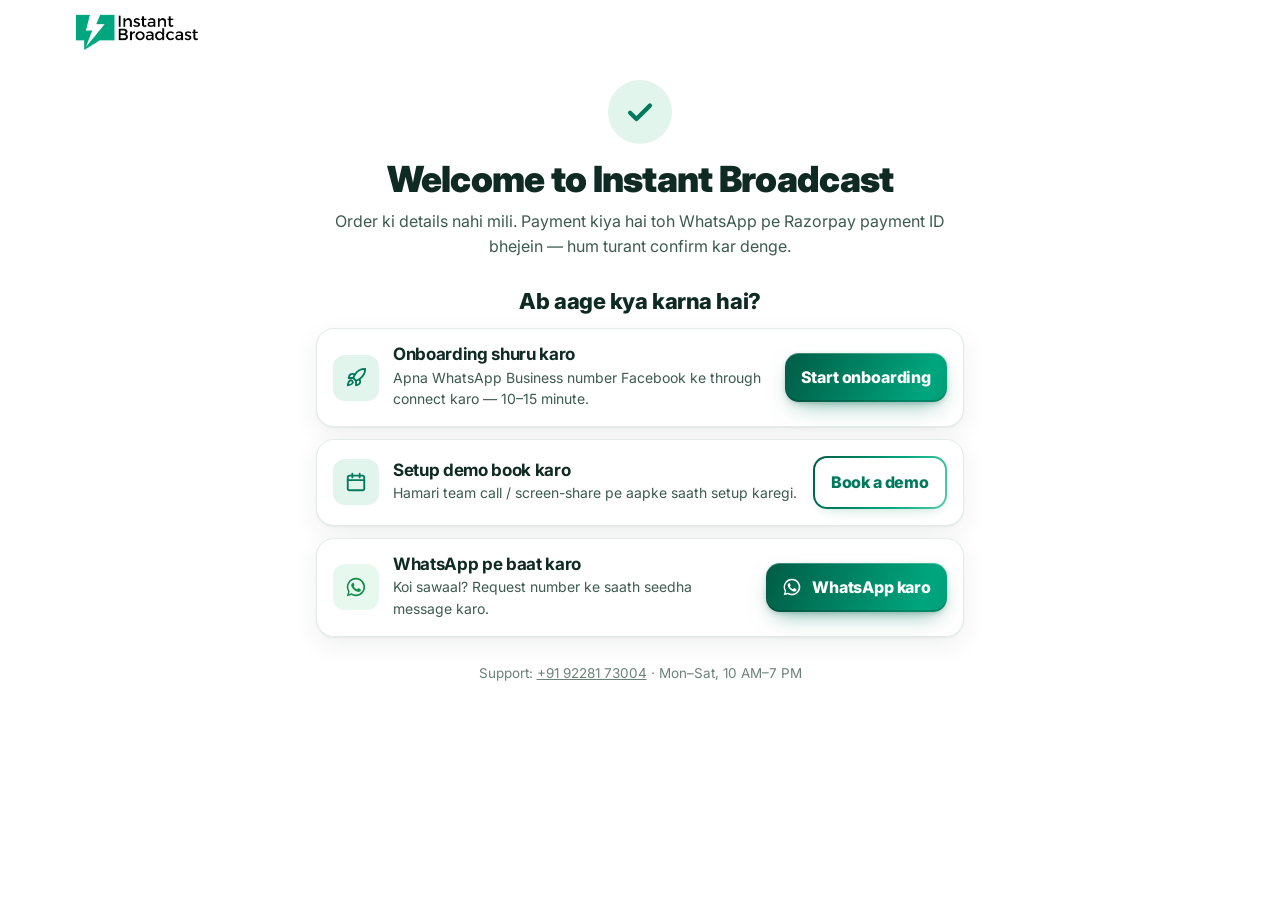
<file: thank-you/index.html>
<!doctype html>
<html lang="hi-Latn">
<head>
<meta charset="utf-8">
<meta name="viewport" content="width=device-width, initial-scale=1, viewport-fit=cover">
<title>7 din FREE trial — Instant Broadcast</title>
<meta name="robots" content="noindex, nofollow">
<meta name="theme-color" content="#007A5C">
<link rel="icon" type="image/png" sizes="32x32" href="/assets/favicon-32.png">
<link rel="preconnect" href="https://fonts.googleapis.com">
<link rel="preconnect" href="https://fonts.gstatic.com" crossorigin>
<link href="https://fonts.googleapis.com/css2?family=Inter:wght@400;500;600;700;800;900&amp;display=swap" rel="stylesheet">
<link rel="stylesheet" href="/styles.css?v=5">
<style>
  .ty{max-width:680px;margin:0 auto;padding:8px 16px 60px}
  .ok-ic{width:64px;height:64px;border-radius:50%;background:var(--tint-2);color:var(--green-d);display:grid;place-items:center;margin:8px auto 14px}
  .ok-ic svg{width:34px;height:34px}
  .ty h1{font-size:clamp(26px,5vw,36px);font-weight:900;text-align:center;line-height:1.2}
  .ty .sub{text-align:center;color:var(--ink-2);margin-top:8px}
  .order{background:#fff;border:1.5px solid var(--green);border-radius:20px;box-shadow:var(--shadow);margin:24px 0;overflow:hidden}
  .order-no{background:var(--tint);padding:16px 18px;display:flex;align-items:center;justify-content:space-between;gap:12px;flex-wrap:wrap}
  .order-no small{display:block;font-size:12px;font-weight:700;color:var(--muted);text-transform:uppercase;letter-spacing:.05em}
  .order-no b{font-size:24px;font-weight:900;letter-spacing:.02em;font-variant-numeric:tabular-nums}
  .copy{border:1.5px solid var(--green-d);background:#fff;color:var(--green-d);font-weight:700;border-radius:10px;padding:9px 14px;font-size:14px}
  .order-body{padding:14px 18px}
  .order-body .kv b{text-align:right}
  .pending{background:#FFF7E6;color:#7A4B00;font-size:13.5px;padding:10px 18px;border-top:1px solid #F5E3B8}
  .next h2{font-size:22px;text-align:center;margin:30px 0 14px}
  .acts{display:grid;gap:12px}
  .act{background:#fff;border:1px solid var(--line);border-radius:18px;padding:16px;display:grid;grid-template-columns:auto 1fr;gap:14px;align-items:center;box-shadow:var(--shadow)}
  .act .ic{width:46px;height:46px;border-radius:12px;background:var(--tint-2);color:var(--green-d);display:grid;place-items:center}
  .act .ic svg{width:22px;height:22px}
  .act h3{font-size:17px}
  .act p{font-size:14px;color:var(--ink-2);margin:2px 0 0}
  .act > .btn{grid-column:1/-1;width:100%;min-height:48px;padding:12px 16px}
  .act.wa .ic{background:#E7F8EE;color:#128C4B}
    #demo-box{grid-column:1/-1;display:none;border-top:1px dashed var(--line);padding-top:14px;margin-top:4px}
  #demo-box.open{display:block}
  .chips{display:flex;gap:8px;overflow-x:auto;padding-bottom:4px;margin:6px 0 12px}
  .chip{flex:none;border:1.5px solid #CFDCD6;background:#fff;border-radius:12px;padding:9px 12px;font-weight:600;font-size:14px;color:var(--ink);text-align:center;line-height:1.2}
  .chip small{display:block;font-weight:500;font-size:12px;color:var(--muted)}
  .chip[aria-pressed="true"]{border-color:var(--green-d);background:var(--tint-2);color:var(--green-dd)}
  .chip:disabled{opacity:.4;cursor:not-allowed}
  .lbl-sm{font-size:14px;font-weight:700}
  .done{background:var(--tint);border-radius:12px;padding:12px;font-size:14.5px;font-weight:600;color:var(--green-dd)}
  .help{text-align:center;font-size:13.5px;color:var(--muted);margin-top:26px}
  @media(min-width:640px){.act{grid-template-columns:auto 1fr auto}.act > .btn{grid-column:auto;width:auto}.act p{margin-bottom:0}}
</style>
<script>
!function(f,b,e,v,n,t,s){if(f.fbq)return;n=f.fbq=function(){n.callMethod?n.callMethod.apply(n,arguments):n.queue.push(arguments)};if(!f._fbq)f._fbq=n;n.push=n;n.loaded=!0;n.version='2.0';n.queue=[];t=b.createElement(e);t.async=!0;t.src=v;s=b.getElementsByTagName(e)[0];s.parentNode.insertBefore(t,s)}(window,document,'script','https://connect.facebook.net/en_US/fbevents.js');
fbq('init', '1191549192775541');
fbq('track', 'PageView');
</script>
<script src="/track.js?v=3" defer></script>
<script src="/thankyou.js?v=5" defer></script>
</head>
<body>
<svg width="0" height="0" style="position:absolute" aria-hidden="true">
  <defs>
    <symbol id="i-check" viewBox="0 0 24 24"><path fill="none" stroke="currentColor" stroke-width="3" stroke-linecap="round" stroke-linejoin="round" d="M5 12.5l4.5 4.5L19 7.5"/></symbol>
    <symbol id="i-rocket" viewBox="0 0 24 24"><g fill="none" stroke="currentColor" stroke-width="2" stroke-linecap="round" stroke-linejoin="round"><path d="M5 15c-1.5 1.3-2 5-2 5s3.7-.5 5-2c.7-.8.7-2.1-.1-2.9a2.2 2.2 0 0 0-2.9-.1z"/><path d="M12 15l-3-3a22 22 0 0 1 2-4A12.9 12.9 0 0 1 22 2c0 2.7-.8 7.5-6 11a22.4 22.4 0 0 1-4 2z"/><path d="M9 12H4s.6-3 2-4c1.6-1.1 5 0 5 0M12 15v5s3-.6 4-2c1.1-1.6 0-5 0-5"/></g></symbol>
    <symbol id="i-cal" viewBox="0 0 24 24"><g fill="none" stroke="currentColor" stroke-width="2" stroke-linecap="round"><rect x="3" y="5" width="18" height="16" rx="2"/><path d="M3 10h18M8 3v4M16 3v4"/></g></symbol>
    <symbol id="i-wa" viewBox="0 0 24 24"><path fill="currentColor" d="M12 2a10 10 0 0 0-8.6 15.1L2 22l5-1.3A10 10 0 1 0 12 2zm0 18.2c-1.6 0-3.1-.4-4.4-1.2l-.3-.2-3 .8.8-2.9-.2-.3A8.2 8.2 0 1 1 12 20.2zm4.5-6.1c-.2-.1-1.5-.7-1.7-.8-.2-.1-.4-.1-.6.1l-.8 1c-.1.2-.3.2-.5.1a6.7 6.7 0 0 1-3.3-2.9c-.3-.4.3-.4.7-1.4.1-.2 0-.3 0-.5l-.8-1.8c-.2-.5-.4-.4-.6-.4h-.5a1 1 0 0 0-.7.3 2.9 2.9 0 0 0-.9 2.2 5.1 5.1 0 0 0 1 2.7 11.6 11.6 0 0 0 4.5 4c1.7.7 2.3.8 3.2.6.5-.1 1.5-.6 1.7-1.2.2-.6.2-1.1.1-1.2l-.6-.3z"/></symbol>
  </defs>
</svg>

<header class="wrap top"><a href="/"><img class="logo" src="/assets/ib-logo.webp" alt="Instant Broadcast" width="405" height="120"></a></header>

<main class="ty" id="ty">
  <div class="ok-ic"><svg><use href="#i-check"/></svg></div>
  <h1 id="ty-title">7 din FREE trial request mil gaya!</h1>
  <p class="sub" id="ty-sub">Hamari team jaldi call karke trial chalu karegi. Ya abhi khud onboarding shuru kar do. Request number sambhal ke rakhein.</p>

  <div class="order" id="order">
    <div class="order-no">
      <div><small id="o-label">Request number</small><b id="o-no">—</b></div>
      <button class="btn btn-ghost btn-sm" type="button" id="o-copy">Copy</button>
    </div>
    <div class="order-body">
      <div class="kv"><span id="o-amt-l">Trial</span><b id="o-amt">7 din FREE</b></div>
      <div class="kv"><span>Try karna hai</span><b id="o-items">Instant Broadcast portal</b></div>
      <div class="kv" id="o-pay-row" hidden><span>Payment ID</span><b id="o-pay" style="font-weight:600;font-size:13px">—</b></div>
    </div>
    <div class="pending" id="o-pending" hidden>Payment Razorpay pe ho gaya hai; hamari team order ko confirm karke aapko WhatsApp karegi.</div>
  </div>

  <section class="next">
    <h2>Ab aage kya karna hai?</h2>
    <div class="acts">
      <div class="act">
        <span class="ic"><svg><use href="#i-rocket"/></svg></span>
        <div><h3>Onboarding shuru karo</h3><p>Apna WhatsApp Business number Facebook ke through connect karo — 10–15 minute.</p></div>
        <a class="btn btn-main" id="go-onboard" href="https://onboarding.instantbroadcast.in/auth/facebook/onboarding/">Start onboarding</a>
      </div>

      <div class="act">
        <span class="ic"><svg><use href="#i-cal"/></svg></span>
        <div><h3>Setup demo book karo</h3><p>Hamari team call / screen-share pe aapke saath setup karegi.</p></div>
        <button class="btn btn-ghost" type="button" id="demo-open" aria-expanded="false" aria-controls="demo-box">Book a demo</button>
        <div id="demo-box">
          <div class="lbl-sm">Din chuno</div>
          <div class="chips" id="d-days" role="group" aria-label="Demo day"></div>
          <div class="lbl-sm">Time chuno</div>
          <div class="chips" id="d-slots" role="group" aria-label="Demo time"></div>
          <p class="err" id="d-err" hidden></p>
          <button class="btn btn-main btn-block" type="button" id="d-book">Demo confirm karo</button>
          <div class="done" id="d-done" hidden></div>
        </div>
      </div>

      <div class="act wa">
        <span class="ic"><svg><use href="#i-wa"/></svg></span>
        <div><h3>WhatsApp pe baat karo</h3><p>Koi sawaal? Request number ke saath seedha message karo.</p></div>
        <a class="btn btn-main" id="go-wa" href="https://wa.me/919228173004?text=Hi%2C%20maine%20Instant%20Broadcast%20combo%20kharida%20hai.%20%5Bcombo-lp%5D" target="_blank" rel="noopener"><svg><use href="#i-wa"/></svg>WhatsApp karo</a>
      </div>
    </div>
  </section>

  <p class="help">Support: <a href="tel:+919228173004">+91 92281 73004</a> · Mon–Sat, 10 AM–7 PM</p>
</main>
</body>
</html>
</file>
<file: styles.css>
/* Instant Broadcast — Combo page. White + green, Inter. */
:root{
  --green:#00A67E; --green-d:#007A5C; --green-dd:#005C45; --ink:#0F2A22; --ink-2:#3D5A50; --muted:#6B8279;
  --line:#E3ECE8; --tint:#F1FAF6; --tint-2:#E2F5EC; --bg:#FFFFFF; --soft:#F7FAF9; --amber:#F5A524; --red:#D64545;
  --r:16px; --r-lg:24px; --shadow:0 1px 2px rgba(15,42,34,.06),0 8px 24px rgba(15,42,34,.07);
}
*{box-sizing:border-box;margin:0;padding:0}
html{scroll-behavior:smooth;-webkit-text-size-adjust:100%}
@media (prefers-reduced-motion:reduce){html{scroll-behavior:auto}*{animation:none!important;transition:none!important}}
body{font-family:Inter,system-ui,-apple-system,"Segoe UI",Roboto,sans-serif;color:var(--ink);background:var(--bg);line-height:1.55;font-size:16px;overflow-x:hidden}
img{max-width:100%;display:block}
a{color:inherit}
button{font:inherit;cursor:pointer}
.wrap{max-width:1160px;margin:0 auto;padding:0 16px}
.sec{padding:64px 0}
.sec.soft{background:var(--soft)}
.eyebrow{display:inline-flex;align-items:center;gap:8px;font-size:13px;font-weight:700;letter-spacing:.04em;text-transform:uppercase;color:var(--green-d);background:var(--tint-2);padding:6px 12px;border-radius:999px}
h1,h2,h3{line-height:1.15;letter-spacing:-.02em}
h2{font-size:clamp(28px,4.2vw,42px);font-weight:800;margin:14px 0 12px}
h3{font-size:20px;font-weight:700}
.lead{color:var(--ink-2);font-size:17px;max-width:640px}
.center{text-align:center}.center .lead{margin:0 auto}
.hl{color:var(--green-d);background:linear-gradient(transparent 62%,#BFEFDB 62%)}

/* buttons */
.btn{position:relative;display:inline-flex;align-items:center;justify-content:center;gap:10px;border:0;border-radius:14px;font-weight:800;letter-spacing:-.01em;text-decoration:none;padding:15px 24px;font-size:16px;min-height:54px;transition:transform .28s cubic-bezier(.3,1.6,.5,1),box-shadow .25s ease,background-color .2s}
.btn:active{transform:scale(.97)}
/* Main CTA: flowing green gradient, soft breathing glow, light sweep every few seconds */
.btn-main{color:#fff;overflow:hidden;isolation:isolate;
  background:linear-gradient(110deg,#005C45 0%,#00A67E 35%,#007A5C 65%,#00A67E 100%);background-size:260% 100%;
  box-shadow:0 10px 24px -10px rgba(0,122,92,.6),0 2px 6px -2px rgba(0,60,45,.35),inset 0 1px 0 rgba(255,255,255,.25),inset 0 -2px 0 rgba(0,0,0,.18);
  animation:ib-flow 6s ease-in-out infinite,ib-glow 2.8s ease-in-out infinite}
.btn-main::after{content:"";position:absolute;top:-20%;bottom:-20%;left:-70%;width:45%;z-index:-1;pointer-events:none;
  background:linear-gradient(100deg,rgba(255,255,255,0) 0%,rgba(255,255,255,.38) 50%,rgba(255,255,255,0) 100%);transform:skewX(-18deg);
  animation:ib-shine 3.6s ease-in-out infinite}
.btn-main:hover{transform:translateY(-3px);box-shadow:0 16px 30px -12px rgba(0,122,92,.7),0 3px 8px -2px rgba(0,60,45,.35),inset 0 1px 0 rgba(255,255,255,.3),inset 0 -2px 0 rgba(0,0,0,.18)}
.btn-main:active{transform:translateY(0) scale(.97)}
.btn-main .arr{transition:transform .25s ease}
.btn-main:hover .arr{transform:translateX(4px)}
.btn-main:focus-visible{outline:3px solid #8FD9BD;outline-offset:3px}
@keyframes ib-flow{0%,100%{background-position:0% 50%}50%{background-position:100% 50%}}
@keyframes ib-glow{0%,100%{filter:none}50%{filter:drop-shadow(0 0 10px rgba(0,166,126,.45))}}
@keyframes ib-shine{0%{left:-70%;opacity:0}10%{opacity:1}50%{left:135%;opacity:1}55%,100%{left:135%;opacity:0}}
/* two-line CTA: label + price line */
.btn-2l{flex-direction:column;gap:3px;padding-top:12px;padding-bottom:12px}
.btn-2l .row1{display:inline-flex;align-items:center;gap:8px}
.btn-2l .row2{font-size:12px;font-weight:600;opacity:.9;letter-spacing:.02em}
.btn-2l .row2 s{opacity:.7;margin-right:4px}
/* Secondary CTA: white button with a moving green border and the same light sweep */
.btn-ghost{color:var(--green-d);overflow:hidden;isolation:isolate;border:2px solid transparent;
  background:linear-gradient(#fff,#fff) padding-box,linear-gradient(110deg,#005C45,#00A67E,#7FE0BF,#00A67E,#005C45) border-box;background-size:100% 100%,260% 100%;
  box-shadow:0 6px 16px -10px rgba(0,122,92,.45);animation:ib-border 4s linear infinite}
.btn-ghost::after{content:"";position:absolute;top:-20%;bottom:-20%;left:-70%;width:40%;z-index:-1;pointer-events:none;
  background:linear-gradient(100deg,rgba(0,166,126,0) 0%,rgba(0,166,126,.16) 50%,rgba(0,166,126,0) 100%);transform:skewX(-18deg);animation:ib-shine 3.6s ease-in-out 1.2s infinite}
.btn-ghost:hover{transform:translateY(-3px);background:linear-gradient(var(--tint),var(--tint)) padding-box,linear-gradient(110deg,#005C45,#00A67E,#7FE0BF,#00A67E,#005C45) border-box;background-size:100% 100%,260% 100%;box-shadow:0 12px 24px -12px rgba(0,122,92,.55)}
.btn-ghost:hover .arr{transform:translateX(4px)}
.btn-ghost .arr{transition:transform .25s ease}
@keyframes ib-border{0%{background-position:0 0,0% 50%}100%{background-position:0 0,260% 50%}}
/* small header WhatsApp button */
.btn-sm{min-height:40px;padding:8px 14px;font-size:14px;border-radius:12px;gap:7px}
.btn-sm svg{width:17px;height:17px}
.btn-block{width:100%}
.btn svg{width:20px;height:20px;flex:none}
.btn .arr{width:18px;height:18px}

/* top strip */
.strip{background:var(--tint-2);color:var(--ink);font-size:14px;text-align:center;padding:9px 16px;font-weight:500}
.strip b{color:var(--green-d)}
.strip a{font-weight:700;color:var(--green-d);margin-left:6px;white-space:nowrap}

/* header */
.top{display:flex;align-items:center;justify-content:space-between;gap:12px;padding-top:14px;padding-bottom:14px}
.top img.logo{height:36px;width:auto}
.top .wa-link{display:inline-flex;align-items:center;gap:8px;font-weight:600;font-size:14px;text-decoration:none;color:var(--green-d)}
.top .wa-link svg{width:18px;height:18px}

/* hero */
.hero{padding:28px 0 56px;background:radial-gradient(900px 420px at 85% 0%,#E6F8F0 0%,rgba(230,248,240,0) 70%)}
.hero-grid{display:grid;gap:40px;align-items:center}
@media(min-width:960px){.hero-grid{grid-template-columns:1.08fr .92fr}}
.hero h1{font-size:clamp(32px,5.4vw,54px);font-weight:900;margin:16px 0 14px}
.hero .sub{font-size:18px;color:var(--ink-2);max-width:560px}
.trio{display:grid;grid-template-columns:repeat(3,1fr);gap:10px;margin:22px 0}
.trio div{background:#fff;border:1px solid var(--line);border-radius:14px;padding:12px 10px;text-align:center;font-size:13px;font-weight:600;color:var(--ink-2)}
.trio .ic{width:38px;height:38px;border-radius:10px;background:var(--tint-2);display:grid;place-items:center;margin:0 auto 8px;color:var(--green-d)}
.trio .ic svg{width:20px;height:20px}
.pricebox{background:#fff;border:1.5px solid var(--green);border-radius:var(--r-lg);padding:18px;box-shadow:var(--shadow);max-width:520px}
.pricebox .row{display:flex;align-items:baseline;gap:10px;flex-wrap:wrap}
.pricebox .amt{font-size:36px;font-weight:900;letter-spacing:-.02em}
.pricebox .per{color:var(--ink-2);font-weight:600}
.pricebox .note{font-size:13px;color:var(--muted);margin-top:4px}
.pricebox .gift{display:flex;gap:10px;align-items:center;background:var(--tint);border-radius:12px;padding:10px 12px;margin:14px 0;font-size:14px;font-weight:600}
.pricebox .gift svg{width:22px;height:22px;color:var(--green-d);flex:none}
.trust{display:flex;align-items:center;gap:14px;flex-wrap:wrap;margin-top:18px;font-size:14px;color:var(--ink-2)}
.faces{display:flex}.faces img{width:34px;height:34px;border-radius:50%;border:2px solid #fff;margin-left:-8px}.faces img:first-child{margin-left:0}
.stars{color:var(--amber);letter-spacing:1px}
.trust img.mbp{height:40px;width:auto}

/* hero visual: phone + floating cards (all HTML, no screenshots) */
.stage{position:relative;max-width:440px;margin:0 auto;padding:10px 26px}
.phone{background:#0F2A22;border-radius:38px;padding:10px;box-shadow:0 30px 60px rgba(15,42,34,.25)}
.screen{background:#ECE5DD;border-radius:30px;overflow:hidden}
.chat-head{background:var(--green-dd);color:#fff;display:flex;align-items:center;gap:10px;padding:14px 14px}
.chat-head .av{width:34px;height:34px;border-radius:50%;background:#fff;display:grid;place-items:center}
.chat-head .av img{width:26px;height:auto}
.chat-head b{display:block;font-size:14px}.chat-head small{font-size:11px;opacity:.85}
.chat{padding:14px 12px 18px;display:flex;flex-direction:column;gap:8px;min-height:380px;font-size:13.5px}
.msg{max-width:84%;padding:8px 10px 6px;border-radius:10px;background:#fff;box-shadow:0 1px 1px rgba(0,0,0,.08);position:relative}
.msg.me{align-self:flex-end;background:#D9FDD3}
.msg time{display:block;text-align:right;font-size:10px;color:#7d8b85;margin-top:2px}
.msg .card-img{height:110px;border-radius:8px;margin:-2px -4px 8px;background:linear-gradient(135deg,#FFE7B8,#FFC7A6 55%,#F59E9E);display:grid;place-items:center;font-weight:900;font-size:26px;color:#7A2E12;letter-spacing:-.02em}
.msg .qr{display:flex;flex-direction:column;gap:1px;margin:8px -10px -6px;border-top:1px solid #eee}
.msg .qr span{text-align:center;color:#027EB5;font-weight:600;padding:8px;border-bottom:1px solid #f1f1f1}
.msg .qr span:last-child{border:0}
.float{position:absolute;background:#fff;border-radius:14px;box-shadow:var(--shadow);padding:10px 12px;font-size:12.5px;display:flex;gap:10px;align-items:center;border:1px solid var(--line)}
.float .ic{width:32px;height:32px;border-radius:9px;display:grid;place-items:center;flex:none}
.float .ic svg{width:18px;height:18px}
.float b{display:block;font-size:13px}
.float small{color:var(--muted)}
.f1{left:-6px;top:90px}.f1 .ic{background:#FFF3DC;color:#B26B00}
.f2{right:-8px;top:230px}.f2 .ic{background:var(--tint-2);color:var(--green-d)}
.f3{left:4px;bottom:28px}.f3 .ic{background:#E8F0FF;color:#2F5BD3}
@media(max-width:420px){.float{transform:scale(.9)}.f1{left:-14px}.f2{right:-16px}.f3{left:-10px}}

/* reviews */
.rev-grid{display:grid;gap:16px;margin-top:32px}
@media(min-width:760px){.rev-grid{grid-template-columns:repeat(3,1fr)}}
.rev{background:#fff;border:1px solid var(--line);border-radius:var(--r);padding:20px;box-shadow:var(--shadow)}
.rev p{font-size:17px;font-weight:600;margin:10px 0 14px}
.rev .who{font-size:13px;color:var(--muted)}
.rev .who b{color:var(--ink)}
.rating{display:flex;align-items:center;justify-content:center;gap:16px;flex-wrap:wrap;margin-top:22px;font-size:14px;color:var(--ink-2)}
.rating .big{font-size:30px;font-weight:900;color:var(--ink)}
.rating img{height:40px;width:auto}

/* combo builder */
.combo-grid{display:grid;gap:24px;margin-top:34px;align-items:start}
@media(min-width:980px){.combo-grid{grid-template-columns:1.35fr .95fr}}
.items{display:grid;gap:14px}
.item{position:relative;display:grid;grid-template-columns:auto 1fr;gap:14px;background:#fff;border:1.5px solid var(--line);border-radius:var(--r-lg);padding:18px;cursor:pointer;transition:border-color .15s,box-shadow .15s}
.item:hover{border-color:#B7E3D1}
.item.on{border-color:var(--green);box-shadow:0 0 0 3px rgba(0,166,126,.12)}
.item.locked{cursor:default}
.item input{position:absolute;opacity:0;pointer-events:none}
.tick{width:28px;height:28px;border-radius:8px;border:2px solid #B8C9C2;display:grid;place-items:center;background:#fff;margin-top:2px;transition:.15s}
.tick svg{width:18px;height:18px;color:#fff;opacity:0}
.item.on .tick{background:var(--green-d);border-color:var(--green-d)}
.item.on .tick svg{opacity:1}
.item input:focus-visible + .tick{outline:3px solid #8FD9BD;outline-offset:2px}
.item .top-row{display:flex;justify-content:space-between;gap:10px;align-items:flex-start;flex-wrap:wrap}
.item h3{font-size:18px}
.item .tag{font-size:12px;font-weight:700;color:var(--green-d);background:var(--tint-2);padding:3px 9px;border-radius:999px;white-space:nowrap}
.item .tag.gift{background:#FFF3DC;color:#8A5300}
.item .price{font-weight:800;white-space:nowrap}
.item .price small{font-weight:600;color:var(--muted)}
.item p{color:var(--ink-2);font-size:14.5px;margin:6px 0 10px}
.item ul{list-style:none;display:flex;flex-wrap:wrap;gap:6px}
.item li{font-size:12.5px;background:var(--soft);border:1px solid var(--line);border-radius:999px;padding:4px 10px;color:var(--ink-2)}
.cart{background:#fff;border:1.5px solid var(--line);border-radius:var(--r-lg);padding:20px;box-shadow:var(--shadow)}
@media(min-width:980px){.cart{position:sticky;top:20px}}
.cart h3{display:flex;align-items:center;gap:8px;margin-bottom:14px}
.cart h3 svg{width:20px;height:20px;color:var(--green-d)}
.lines{list-style:none;display:grid;gap:10px;font-size:14.5px;border-bottom:1px dashed var(--line);padding-bottom:14px}
.lines li{display:flex;justify-content:space-between;gap:12px}
.lines .free{color:var(--green-d);font-weight:700}
.lines .tbc{color:var(--muted);font-size:13px;text-align:right}
.sums{display:grid;gap:6px;font-size:14px;padding:12px 0;color:var(--ink-2)}
.sums div{display:flex;justify-content:space-between}
.total{display:flex;justify-content:space-between;align-items:baseline;font-weight:900;font-size:22px;border-top:1px solid var(--line);padding-top:12px;margin-bottom:14px}
.cart .fine{font-size:12.5px;color:var(--muted);margin-top:10px}
.assure{display:grid;gap:6px;margin-top:12px;font-size:13px;color:var(--ink-2)}
.assure div{display:flex;gap:8px;align-items:center}
.assure svg{width:16px;height:16px;color:var(--green-d);flex:none}

/* checkout drawer */
.co-back{position:fixed;inset:0;background:rgba(15,42,34,.45);z-index:60;display:none}
.co-back.open{display:block}
.co{position:fixed;left:0;right:0;bottom:0;z-index:61;background:#fff;border-radius:22px 22px 0 0;max-height:92vh;overflow:auto;transform:translateY(105%);transition:transform .25s;padding:22px 16px 26px}
.co.open{transform:none}
@media(min-width:720px){.co{left:50%;right:auto;bottom:auto;top:50%;width:480px;border-radius:22px;transform:translate(-50%,-40%);opacity:0;pointer-events:none;transition:opacity .2s,transform .2s}.co.open{transform:translate(-50%,-50%);opacity:1;pointer-events:auto}}
.co .x{position:absolute;right:12px;top:12px;width:40px;height:40px;border-radius:50%;border:0;background:var(--soft);font-size:22px;line-height:1}
.co h3{font-size:22px;margin-bottom:4px;padding-right:40px}
.co .mini{background:var(--tint);border-radius:12px;padding:10px 12px;font-size:13.5px;margin:14px 0}
.co .mini b{color:var(--green-d)}
.field{display:grid;gap:6px;margin-bottom:12px}
.field label{font-size:14px;font-weight:600}
.field input{font:inherit;font-size:16px;border:1.5px solid #CFDCD6;border-radius:12px;padding:13px 14px;width:100%;background:#fff;color:var(--ink)}
.field input:focus{outline:none;border-color:var(--green);box-shadow:0 0 0 3px rgba(0,166,126,.15)}
.phone-in{display:flex;border:1.5px solid #CFDCD6;border-radius:12px;overflow:hidden}
.phone-in span{padding:13px 12px;background:var(--soft);font-weight:600;border-right:1px solid #CFDCD6}
.phone-in input{border:0;border-radius:0}
.phone-in:focus-within{border-color:var(--green);box-shadow:0 0 0 3px rgba(0,166,126,.15)}
.err{color:var(--red);font-size:13px}
.consent{font-size:12.5px;color:var(--muted);margin:6px 0 14px}

/* template showcase */
.tpl-row{display:flex;gap:16px;overflow-x:auto;scroll-snap-type:x mandatory;padding:6px 2px 18px;margin-top:30px;-webkit-overflow-scrolling:touch}
.tpl{flex:0 0 260px;scroll-snap-align:start;background:#ECE5DD;border-radius:20px;padding:14px;border:1px solid #DED6CC}
.tpl h4{font-size:14px;margin-bottom:10px;color:var(--ink)}
.tpl .msg{max-width:100%}
.mini-cards{display:flex;gap:6px;margin:-2px -4px 6px}
.mini-cards div{flex:1;height:70px;border-radius:8px;display:grid;place-items:center;font-size:11px;font-weight:700;color:#5b3b14}
.pay{display:flex;align-items:center;justify-content:space-between;background:#F6FBF9;border-radius:8px;padding:8px 10px;margin:4px -4px 6px;font-weight:700}

/* logos + stats */
.logos{display:flex;flex-wrap:wrap;justify-content:center;gap:14px 26px;align-items:center;margin-top:28px}
.logos img{height:48px;width:auto;filter:grayscale(.15);opacity:.92}
.stats{display:grid;grid-template-columns:repeat(2,1fr);gap:14px;margin-top:34px}
@media(min-width:760px){.stats{grid-template-columns:repeat(4,1fr)}}
.stat{background:#fff;border:1px solid var(--line);border-radius:var(--r);padding:18px;text-align:center}
.stat b{display:block;font-size:30px;font-weight:900;color:var(--green-d)}
.stat span{font-size:13.5px;color:var(--ink-2)}

/* stages */
.stage-block{display:grid;gap:28px;align-items:center;padding:34px 0;border-top:1px solid var(--line)}
.stage-block:first-of-type{border-top:0}
@media(min-width:900px){.stage-block{grid-template-columns:1fr 1fr}.stage-block.flip .vis{order:2}}
.num{font-size:13px;font-weight:800;color:var(--green-d);letter-spacing:.06em}
.stage-block h3{font-size:clamp(24px,3vw,32px);font-weight:800;margin:8px 0 10px}
.feats{display:grid;gap:12px;margin:18px 0 22px}
.feat{display:grid;grid-template-columns:auto 1fr;gap:12px}
.feat .ic{width:36px;height:36px;border-radius:10px;background:var(--tint-2);color:var(--green-d);display:grid;place-items:center}
.feat .ic svg{width:18px;height:18px}
.feat b{display:block;font-size:15.5px}
.feat span{font-size:14px;color:var(--ink-2)}
.vis{background:var(--tint);border-radius:var(--r-lg);padding:22px;border:1px solid var(--line)}
.panel{background:#fff;border-radius:16px;box-shadow:var(--shadow);padding:16px;font-size:13.5px}
.panel + .panel{margin-top:12px}
.panel .hd{display:flex;justify-content:space-between;align-items:center;font-weight:700;margin-bottom:10px}
.pill{font-size:11.5px;font-weight:700;border-radius:999px;padding:3px 9px;background:var(--tint-2);color:var(--green-d)}
.pill.amber{background:#FFF3DC;color:#8A5300}
.pill.blue{background:#E8F0FF;color:#2F5BD3}
.bar{height:8px;border-radius:99px;background:#EDF3F0;overflow:hidden;margin:6px 0 10px}
.bar i{display:block;height:100%;background:var(--green)}
.kv{display:flex;justify-content:space-between;padding:6px 0;border-bottom:1px solid #F0F4F2}
.kv:last-child{border:0}
.call{display:flex;gap:12px;align-items:center}
.call .wave{display:flex;gap:3px;align-items:center;height:28px}
.call .wave i{width:4px;border-radius:2px;background:var(--green);animation:wv 1s ease-in-out infinite}
.call .wave i:nth-child(2){animation-delay:.1s}.call .wave i:nth-child(3){animation-delay:.2s}.call .wave i:nth-child(4){animation-delay:.3s}.call .wave i:nth-child(5){animation-delay:.4s}
@keyframes wv{0%,100%{height:8px}50%{height:26px}}
.transcript{display:grid;gap:6px;margin-top:10px}
.transcript div{padding:7px 10px;border-radius:10px;background:var(--soft)}
.transcript div.ai{background:var(--tint-2)}

/* videos */
.vid-row{display:flex;gap:14px;overflow-x:auto;scroll-snap-type:x mandatory;padding:6px 2px 18px;margin-top:28px}
.vid{flex:0 0 190px;scroll-snap-align:start;text-decoration:none;color:inherit}
.vid .th{position:relative;border-radius:16px;overflow:hidden;aspect-ratio:3/4;background:#dfe9e4}
.vid .th img{width:100%;height:100%;object-fit:cover}
.vid .play{position:absolute;left:50%;top:50%;transform:translate(-50%,-50%);width:52px;height:52px;border-radius:50%;background:rgba(255,255,255,.92);display:grid;place-items:center;box-shadow:0 4px 14px rgba(0,0,0,.2)}
.vid .play svg{width:20px;height:20px;color:var(--green-d);margin-left:3px}
.vid b{display:block;font-size:14px;margin-top:8px}
.vid small{font-size:12.5px;color:var(--muted)}
.swipe{font-size:13px;color:var(--muted);text-align:center}

/* kit */
.kit-grid{display:grid;gap:26px;align-items:center;margin-top:8px}
@media(min-width:900px){.kit-grid{grid-template-columns:1.05fr .95fr;gap:44px}}
.kit-copy{order:-1}
@media(min-width:900px){.kit-copy{order:2}}
.kit-photos{display:grid;grid-template-columns:1fr 1fr;gap:10px}
.kit-photos figure{position:relative;margin:0;border-radius:18px;overflow:hidden;background:#dfe9e4}
.kit-photos figure:first-child{grid-column:1/-1}
.kit-photos img{width:100%;height:auto;aspect-ratio:4/3;object-fit:cover}
.kit-photos figure:first-child img{aspect-ratio:16/10}
.kit-photos figcaption{position:absolute;left:8px;bottom:8px;background:rgba(255,255,255,.94);color:var(--ink);font-size:12px;font-weight:700;padding:5px 9px;border-radius:999px}
.kit-badge{display:inline-flex;align-items:center;gap:8px;background:#FFF3DC;color:#8A5300;font-weight:800;font-size:14px;padding:8px 12px;border-radius:12px;margin-top:4px}
.kit-badge svg{width:18px;height:18px}
@media(max-width:599px){.kit-copy h2{font-size:28px}.kit-copy .btn{width:100%}}
.checks{list-style:none;display:grid;gap:10px;margin:18px 0 24px}
.checks li{display:flex;gap:10px;align-items:flex-start;font-size:15.5px}
.checks svg{width:20px;height:20px;color:var(--green-d);flex:none;margin-top:2px}

/* plan card */
.plan{max-width:760px;margin:30px auto 0;background:#fff;border:1.5px solid var(--green);border-radius:var(--r-lg);overflow:hidden;box-shadow:var(--shadow)}
.plan-head{background:var(--tint);padding:22px;display:flex;justify-content:space-between;gap:16px;flex-wrap:wrap;align-items:center}
.plan-head .amt{font-size:38px;font-weight:900}
.plan-body{padding:22px;display:grid;gap:22px}
@media(min-width:700px){.plan-body{grid-template-columns:1fr 1fr}}
.plan-body h4{font-size:14px;text-transform:uppercase;letter-spacing:.05em;color:var(--muted);margin-bottom:10px}
.rates{width:100%;border-collapse:collapse;font-size:14.5px}
.rates td{padding:8px 0;border-bottom:1px solid #EEF3F1}
.rates td:last-child{text-align:right;font-weight:700}

/* team strip */
.team{display:flex;gap:12px;overflow-x:auto;scroll-snap-type:x mandatory;margin:28px -16px 0;padding:0 16px 14px;-webkit-overflow-scrolling:touch;text-align:left}
.team figure{flex:0 0 78%;scroll-snap-align:center;margin:0;background:#fff;border:1px solid var(--line);border-radius:18px;overflow:hidden;box-shadow:var(--shadow)}
.team img{width:100%;height:auto;aspect-ratio:4/3;object-fit:cover}
.team figcaption{padding:10px 14px 12px;font-size:13.5px;color:var(--ink-2)}
.team figcaption b{display:block;color:var(--ink);font-size:14.5px}
@media(min-width:760px){.team{display:grid;grid-template-columns:repeat(4,1fr);overflow:visible;margin:28px 0 0;padding:0}.team figure{flex:none}}
.team-note{font-size:13px;color:var(--muted);margin-top:4px}
@media(min-width:760px){.team-note{display:none}}

/* faq */
.faq{max-width:780px;margin:30px auto 0;display:grid;gap:10px}
.faq details{background:#fff;border:1px solid var(--line);border-radius:14px;padding:0 18px}
.faq summary{list-style:none;cursor:pointer;padding:16px 28px 16px 0;font-weight:700;position:relative}
.faq summary::-webkit-details-marker{display:none}
.faq summary::after{content:"+";position:absolute;right:0;top:12px;font-size:24px;color:var(--green-d);font-weight:500}
.faq details[open] summary::after{content:"–"}
.faq details p{padding:0 0 16px;color:var(--ink-2);font-size:15px}

/* final */
.final{background:var(--tint);border-radius:28px;padding:40px 22px;text-align:center;border:1px solid var(--line)}
.final .btns{display:flex;gap:12px;justify-content:center;flex-wrap:wrap;margin-top:22px}
.legal{font-size:12.5px;color:var(--muted);text-align:center;padding:28px 16px 110px}
.legal a{color:var(--ink-2)}

/* section CTA */
.cta-line{display:flex;align-items:center;justify-content:center;gap:14px;flex-wrap:wrap;margin-top:28px}
.cta-line small{color:var(--muted);font-size:13.5px}

/* sticky bar */
.sticky{position:fixed;left:0;right:0;bottom:0;z-index:50;background:#fff;border-top:1px solid var(--line);box-shadow:0 -6px 20px rgba(15,42,34,.08);padding:10px 16px calc(10px + env(safe-area-inset-bottom));display:flex;align-items:center;gap:12px;transform:translateY(110%);transition:transform .25s}
.sticky.show{transform:none}
.sticky .sum{flex:1;min-width:0;font-size:13px;color:var(--ink-2);line-height:1.3}
.sticky .sum b{display:block;font-size:17px;color:var(--ink)}
.sticky .btn{padding:12px 18px;min-height:48px}
@media(min-width:980px){.sticky{max-width:640px;left:50%;transform:translate(-50%,130%);bottom:16px;border-radius:18px;border:1px solid var(--line)}.sticky.show{transform:translate(-50%,0)}}

.sr{position:absolute;width:1px;height:1px;overflow:hidden;clip:rect(0 0 0 0)}
[hidden]{display:none!important}
@media (prefers-reduced-motion:reduce){.btn-main::after,.btn-ghost::after{display:none}}

/* combo picks inside the checkout popup */
.co-picks{display:grid;gap:8px;margin:14px 0 4px}
.pick{position:relative;display:grid;grid-template-columns:auto 1fr auto;gap:10px;align-items:center;border:1.5px solid var(--line);border-radius:12px;padding:10px 12px;cursor:pointer;background:#fff;font-size:14.5px}
.pick input{position:absolute;opacity:0;pointer-events:none}
.pick .tk{width:22px;height:22px;border-radius:6px;border:2px solid #B8C9C2;display:grid;place-items:center}
.pick .tk svg{width:14px;height:14px;color:#fff;opacity:0}
.pick.on{border-color:var(--green);background:var(--tint)}
.pick.on .tk{background:var(--green-d);border-color:var(--green-d)}
.pick.on .tk svg{opacity:1}
.pick.locked{cursor:default}
.pick .nm{font-weight:700;line-height:1.25}
.pick .nm small{display:block;font-weight:500;font-size:12.5px;color:var(--muted)}
.pick b{font-size:13.5px;white-space:nowrap}
.pick b.free{color:var(--green-d)}
.pick .pp small{font-weight:600;color:var(--muted);font-size:12px}
.pick input:focus-visible + .tk{outline:3px solid #8FD9BD;outline-offset:2px}

/* hero with demo video */
.hero-grid{grid-template-areas:"copy" "media" "rest"}
.hero-copy{grid-area:copy}.hero-media{grid-area:media}.hero-rest{grid-area:rest}
.hero-grid{row-gap:22px}
.hero-rest .trio{margin-top:0}
@media(min-width:960px){
  .hero-grid{grid-template-columns:1fr 1fr;grid-template-areas:"copy media" "rest media";column-gap:48px;row-gap:8px;align-items:start}
  .hero-media{align-self:start;margin-top:56px;position:sticky;top:24px}
  .hero h1{font-size:clamp(34px,4.2vw,50px)}
}
</file>
